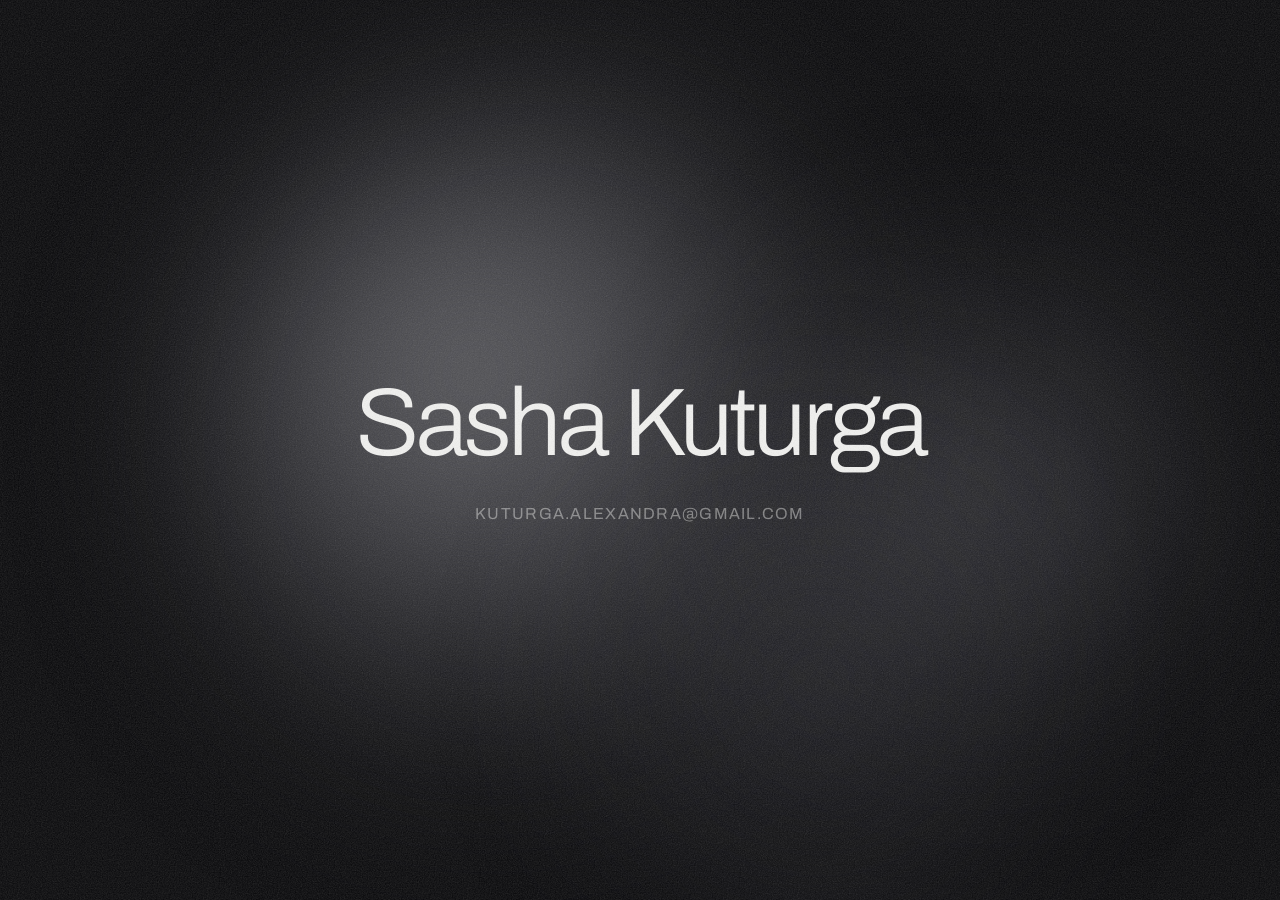
<file: index.html>
<!DOCTYPE html>
<html lang="en">
<head>
<!-- Google tag (gtag.js) -->
<script async src="https://www.googletagmanager.com/gtag/js?id=G-D7J4VGMDDP"></script>
<script>
  window.dataLayer = window.dataLayer || [];
  function gtag(){dataLayer.push(arguments);}
  gtag('js', new Date());
  gtag('config', 'G-D7J4VGMDDP');
</script>

<meta charset="utf-8">
<meta name="viewport" content="width=device-width, initial-scale=1">
<title>Sasha Kuturga</title>
<link rel="icon" type="image/png" href="/favicon.png">
<link rel="preconnect" href="https://fonts.googleapis.com">
<link rel="preconnect" href="https://fonts.gstatic.com" crossorigin>
<link href="https://fonts.googleapis.com/css2?family=Archivo:wght@300;400;500&display=swap" rel="stylesheet">
<style>
*{margin:0;padding:0;box-sizing:border-box}
html,body{height:100%;overflow:hidden}
body{
  background:#08080A;
  font-family:'Archivo','Helvetica Neue',Helvetica,Arial,sans-serif;
  -webkit-font-smoothing:antialiased;
  color:#F2F2F0;
  display:flex;
  align-items:center;
  justify-content:center;
}

/* grain */
body::after{
  content:'';position:fixed;inset:0;z-index:10;pointer-events:none;opacity:.17;
  background-image:url("data:image/svg+xml,%3Csvg xmlns='http://www.w3.org/2000/svg' width='260' height='260'%3E%3Cfilter id='n'%3E%3CfeTurbulence type='fractalNoise' baseFrequency='.82' numOctaves='4' stitchTiles='stitch'/%3E%3CfeColorMatrix type='saturate' values='0'/%3E%3C/filter%3E%3Crect width='100%25' height='100%25' filter='url(%23n)'/%3E%3C/svg%3E");
}

/* moving gradient field */
.field{position:fixed;inset:0;z-index:0;overflow:hidden}
.orb{position:absolute;border-radius:50%;filter:blur(90px);will-change:transform}
.o1{
  width:55vmax;height:55vmax;
  left:15%;top:10%;
  background:radial-gradient(circle at 40% 40%,#D4D4D8 0%,#71717A 30%,#27272A 58%,transparent 72%);
  opacity:.5;
  animation:float1 28s ease-in-out infinite;
}
.o2{
  width:40vmax;height:40vmax;
  right:5%;bottom:15%;
  background:radial-gradient(circle at 55% 45%,#A1A1AA 0%,#3F3F46 40%,transparent 68%);
  opacity:.35;
  animation:float2 36s ease-in-out infinite;
}
.o3{
  width:48vmax;height:48vmax;
  left:40%;bottom:-10%;
  background:radial-gradient(circle at 50% 50%,#52525B 0%,transparent 65%);
  opacity:.4;
  animation:float3 42s ease-in-out infinite;
}
@keyframes float1{
  0%,100%{transform:translate(0,0) scale(1)}
  33%{transform:translate(6%,-8%) scale(1.06)}
  66%{transform:translate(-4%,5%) scale(.95)}
}
@keyframes float2{
  0%,100%{transform:translate(0,0) scale(1)}
  40%{transform:translate(-8%,6%) scale(1.08)}
  70%{transform:translate(5%,-3%) scale(.94)}
}
@keyframes float3{
  0%,100%{transform:translate(0,0) scale(1)}
  50%{transform:translate(7%,-6%) scale(1.05)}
}

/* content */
.center{position:relative;z-index:5;text-align:center;padding:20px}
.name{
  font-weight:300;
  font-size:clamp(38px,8vw,96px);
  letter-spacing:-.04em;
  line-height:.95;
  user-select:none;
}
.contact{
  margin-top:clamp(24px,4vh,48px);
}
.contact a{
  font-family:'Archivo',sans-serif;
  font-weight:400;
  font-size:clamp(13px,1.4vw,16px);
  letter-spacing:.08em;
  text-transform:uppercase;
  color:rgba(242,242,240,.45);
  text-decoration:none;
  transition:color .4s;
}
.contact a:hover,.contact a:focus-visible{color:rgba(242,242,240,.9)}

:focus-visible{outline:1px solid rgba(255,255,255,.6);outline-offset:4px}
@media(prefers-reduced-motion:reduce){*{animation:none!important}}
</style>
</head>
<body>

<div class="field" aria-hidden="true">
  <div class="orb o1"></div>
  <div class="orb o2"></div>
  <div class="orb o3"></div>
</div>

<div class="center">
  <h1 class="name">Sasha Kuturga</h1>
  <div class="contact">
    <a href="mailto:kuturga.alexandra@gmail.com">kuturga.alexandra@gmail.com</a>
  </div>
</div>

</body>
</html>
</file>
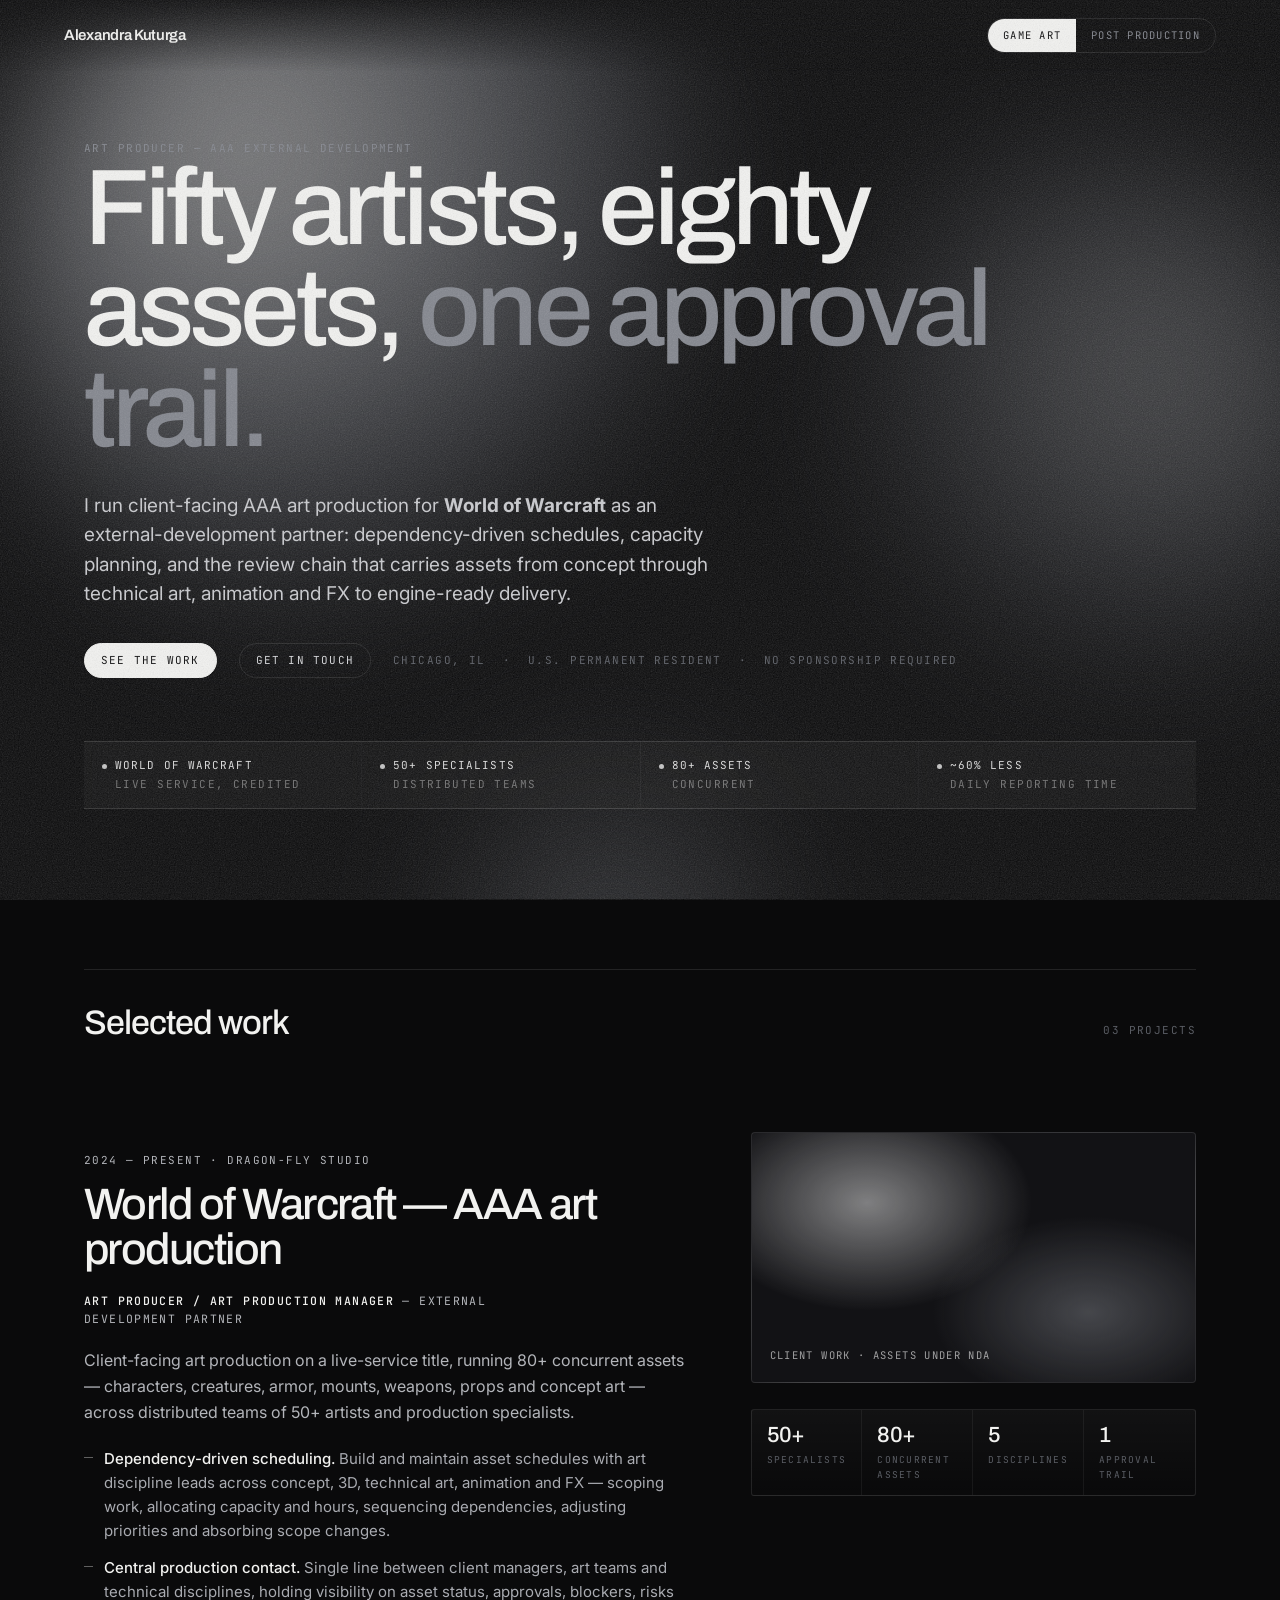
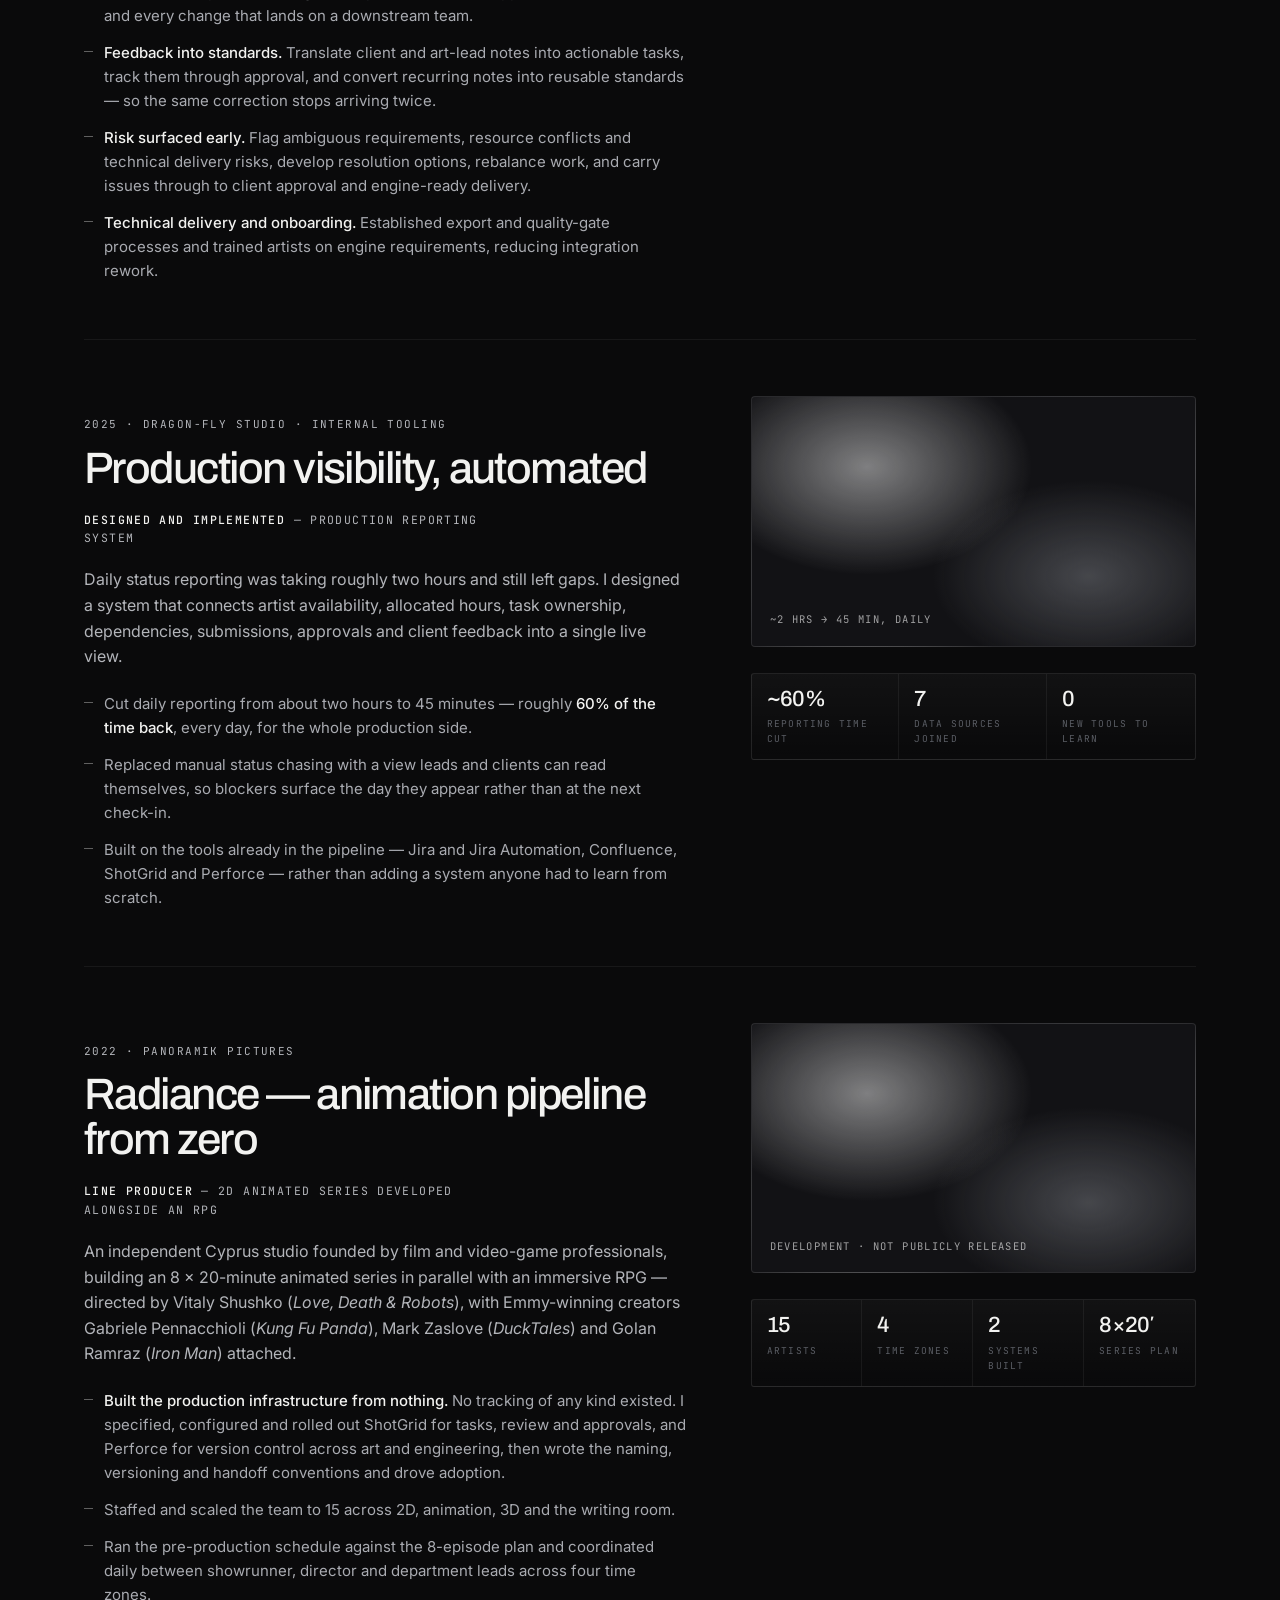
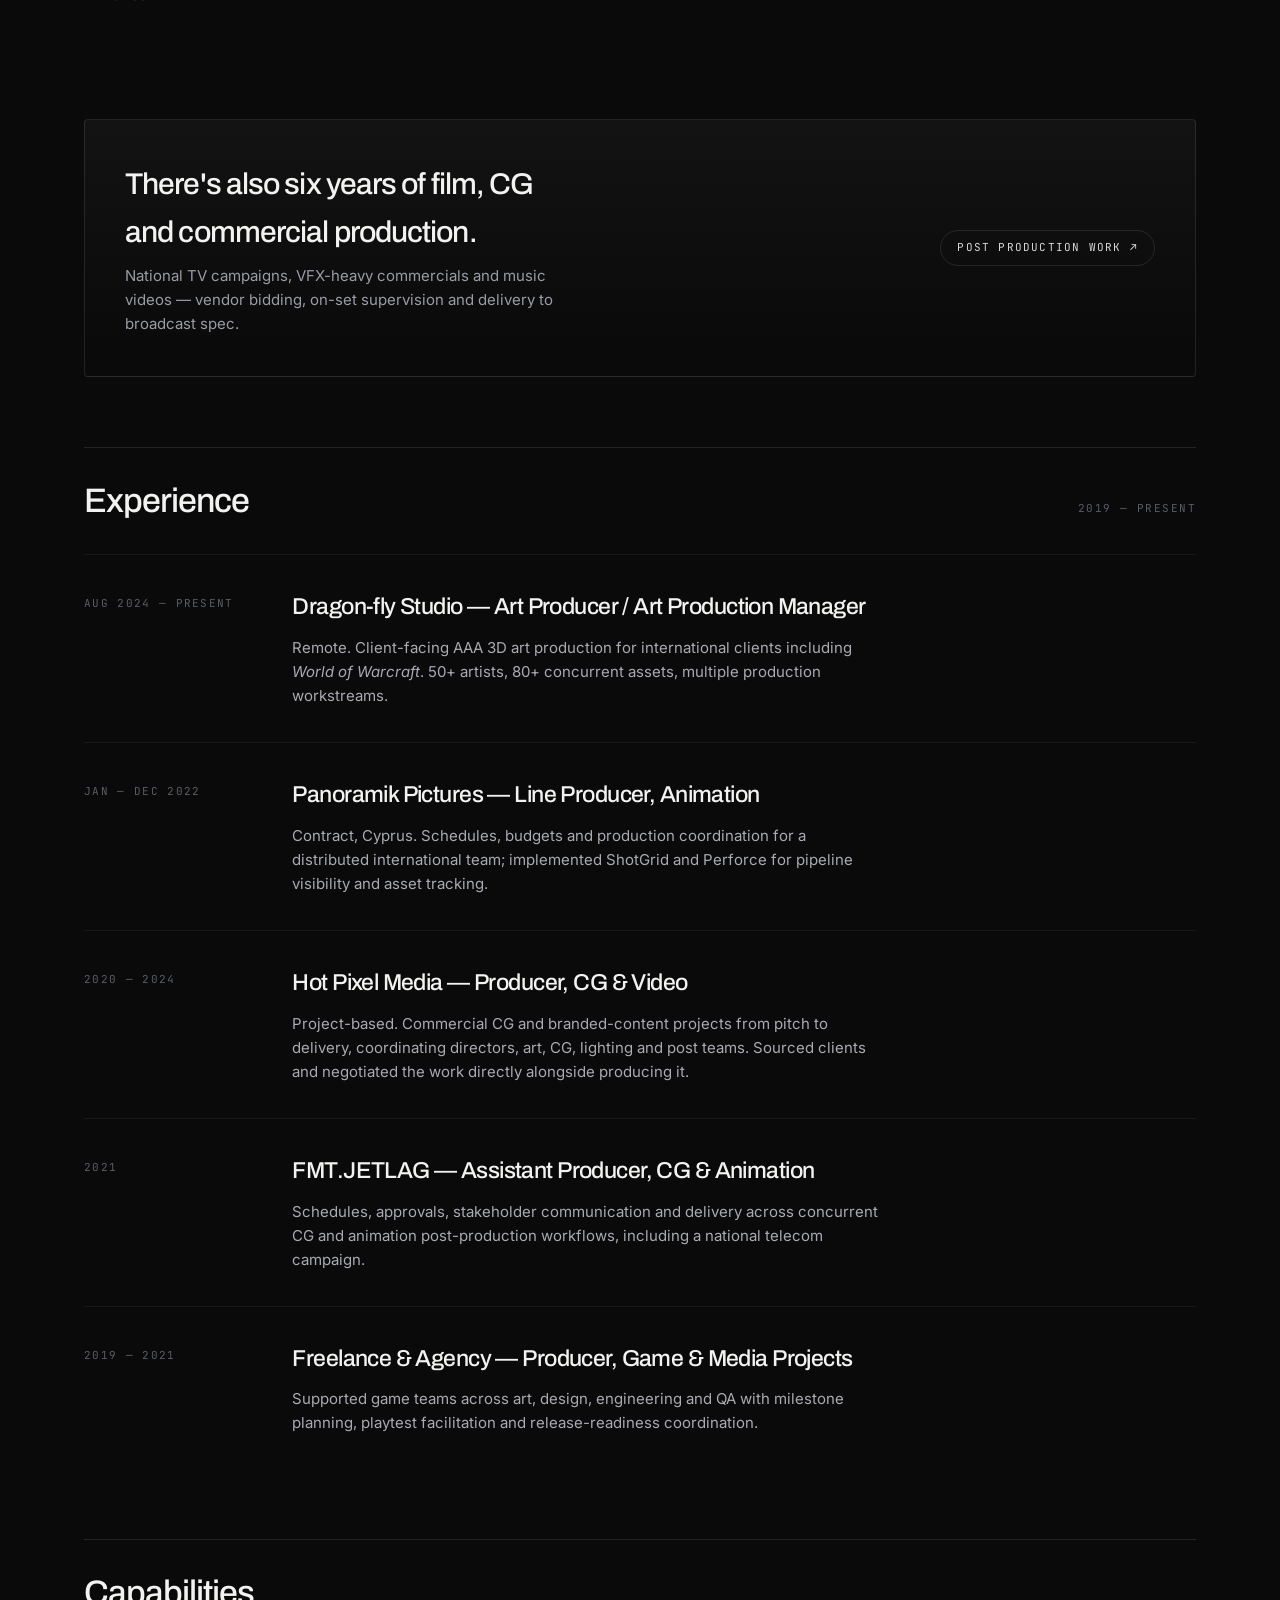
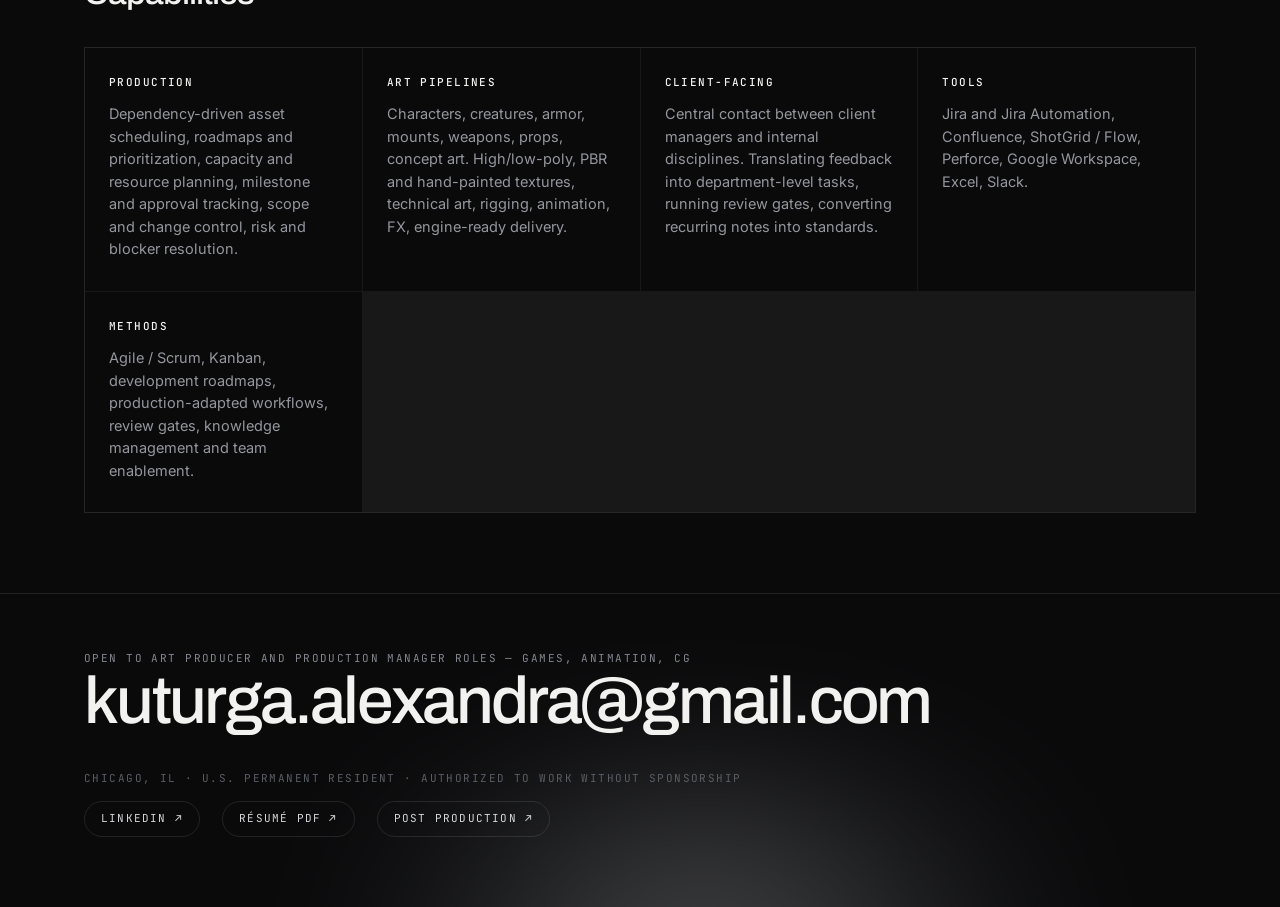
<file: art-producer/index.html>
<!DOCTYPE html>
<html lang="en">
<head>
<meta charset="utf-8">
<meta name="viewport" content="width=device-width, initial-scale=1">
<title>Alexandra Kuturga — Art Producer, AAA game art</title>
<link rel="preconnect" href="https://fonts.googleapis.com">
<link rel="preconnect" href="https://fonts.gstatic.com" crossorigin>
<link href="https://fonts.googleapis.com/css2?family=Archivo:wght@400;500;600&family=Inter:wght@400;500&family=JetBrains+Mono:wght@400;500&display=swap" rel="stylesheet">
<link rel="stylesheet" href="../style.css">
</head>
<body>

<nav>
  <span class="mark">Alexandra&nbsp;Kuturga</span>
  <div class="switch">
    <a href="./" aria-current="page">Game art</a>
    <a href="../producer/">Post production</a>
  </div>
</nav>

<!-- ============ HERO ============ -->
<header class="hero">
  <div class="field" aria-hidden="true">
    <div class="blob b1"></div><div class="blob b2"></div><div class="blob b3"></div>
  </div>

  <div class="wrap">
    <p class="eyebrow">Art Producer — AAA external development</p>
    <h1>Fifty artists, eighty assets, <em>one approval trail.</em></h1>
    <p class="lede">I run client-facing AAA art production for <strong>World&nbsp;of&nbsp;Warcraft</strong> as an external-development partner: dependency-driven schedules, capacity planning, and the review chain that carries assets from concept through technical art, animation and FX to engine-ready delivery.</p>
    <div class="meta">
      <a class="pill solid" href="#work">See the work</a>
      <a class="pill" href="#contact">Get in touch</a>
      <span class="data">Chicago, IL &nbsp;·&nbsp; U.S. Permanent Resident &nbsp;·&nbsp; No sponsorship required</span>
    </div>

    <div class="hmetrics">
      <div class="hm"><span class="tick"></span><span class="val">World of Warcraft<span>Live service, credited</span></span></div>
      <div class="hm"><span class="tick"></span><span class="val">50+ specialists<span>Distributed teams</span></span></div>
      <div class="hm"><span class="tick"></span><span class="val">80+ assets<span>Concurrent</span></span></div>
      <div class="hm"><span class="tick"></span><span class="val">~60% less<span>Daily reporting time</span></span></div>
    </div>
  </div>
</header>

<!-- ============ WORK ============ -->
<section id="work">
  <div class="wrap">
    <div class="sechead"><h2>Selected work</h2><span class="data">03 projects</span></div>

    <!-- WOW -->
    <article class="case rv">
      <div class="caserow">
        <div>
          <p class="eyebrow">2024 — present · Dragon-fly Studio</p>
          <h3>World of Warcraft — AAA art production</h3>
          <p class="role"><b>Art Producer / Art Production Manager</b> — external development partner</p>
          <p>Client-facing art production on a live-service title, running 80+ concurrent assets — characters, creatures, armor, mounts, weapons, props and concept art — across distributed teams of 50+ artists and production specialists.</p>
          <ul>
            <li><strong>Dependency-driven scheduling.</strong> Build and maintain asset schedules with art discipline leads across concept, 3D, technical art, animation and FX — scoping work, allocating capacity and hours, sequencing dependencies, adjusting priorities and absorbing scope changes.</li>
            <li><strong>Central production contact.</strong> Single line between client managers, art teams and technical disciplines, holding visibility on asset status, approvals, blockers, risks and every change that lands on a downstream team.</li>
            <li><strong>Feedback into standards.</strong> Translate client and art-lead notes into actionable tasks, track them through approval, and convert recurring notes into reusable standards — so the same correction stops arriving twice.</li>
            <li><strong>Risk surfaced early.</strong> Flag ambiguous requirements, resource conflicts and technical delivery risks, develop resolution options, rebalance work, and carry issues through to client approval and engine-ready delivery.</li>
            <li><strong>Technical delivery and onboarding.</strong> Established export and quality-gate processes and trained artists on engine requirements, reducing integration rework.</li>
          </ul>
        </div>
        <div>
          <div class="media blank"><span class="txt">Client work · assets under NDA</span></div>
          <div class="strip">
            <div class="cell"><div class="n">50+</div><div class="k">Specialists</div></div>
            <div class="cell"><div class="n">80+</div><div class="k">Concurrent assets</div></div>
            <div class="cell"><div class="n">5</div><div class="k">Disciplines</div></div>
            <div class="cell"><div class="n">1</div><div class="k">Approval trail</div></div>
          </div>
        </div>
      </div>
    </article>

    <!-- AUTOMATION -->
    <article class="case rv">
      <div class="caserow">
        <div>
          <p class="eyebrow">2025 · Dragon-fly Studio · internal tooling</p>
          <h3>Production visibility, automated</h3>
          <p class="role"><b>Designed and implemented</b> — production reporting system</p>
          <p>Daily status reporting was taking roughly two hours and still left gaps. I designed a system that connects artist availability, allocated hours, task ownership, dependencies, submissions, approvals and client feedback into a single live view.</p>
          <ul>
            <li>Cut daily reporting from about two hours to 45 minutes — roughly <strong>60% of the time back</strong>, every day, for the whole production side.</li>
            <li>Replaced manual status chasing with a view leads and clients can read themselves, so blockers surface the day they appear rather than at the next check-in.</li>
            <li>Built on the tools already in the pipeline — Jira and Jira Automation, Confluence, ShotGrid and Perforce — rather than adding a system anyone had to learn from scratch.</li>
          </ul>
        </div>
        <div>
          <div class="media blank"><span class="txt">~2 hrs → 45 min, daily</span></div>
          <div class="strip">
            <div class="cell"><div class="n">~60%</div><div class="k">Reporting time cut</div></div>
            <div class="cell"><div class="n">7</div><div class="k">Data sources joined</div></div>
            <div class="cell"><div class="n">0</div><div class="k">New tools to learn</div></div>
          </div>
        </div>
      </div>
    </article>

    <!-- RADIANCE -->
    <article class="case rv">
      <div class="caserow">
        <div>
          <p class="eyebrow">2022 · Panoramik Pictures</p>
          <h3>Radiance — animation pipeline from zero</h3>
          <p class="role"><b>Line Producer</b> — 2D animated series developed alongside an RPG</p>
          <p>An independent Cyprus studio founded by film and video-game professionals, building an 8 × 20-minute animated series in parallel with an immersive RPG — directed by Vitaly Shushko (<em>Love, Death &amp; Robots</em>), with Emmy-winning creators Gabriele Pennacchioli (<em>Kung Fu Panda</em>), Mark Zaslove (<em>DuckTales</em>) and Golan Ramraz (<em>Iron Man</em>) attached.</p>
          <ul>
            <li><strong>Built the production infrastructure from nothing.</strong> No tracking of any kind existed. I specified, configured and rolled out ShotGrid for tasks, review and approvals, and Perforce for version control across art and engineering, then wrote the naming, versioning and handoff conventions and drove adoption.</li>
            <li>Staffed and scaled the team to 15 across 2D, animation, 3D and the writing room.</li>
            <li>Ran the pre-production schedule against the 8-episode plan and coordinated daily between showrunner, director and department leads across four time zones.</li>
          </ul>
        </div>
        <div>
          <div class="media blank"><span class="txt">Development · not publicly released</span></div>
          <div class="strip">
            <div class="cell"><div class="n">15</div><div class="k">Artists</div></div>
            <div class="cell"><div class="n">4</div><div class="k">Time zones</div></div>
            <div class="cell"><div class="n">2</div><div class="k">Systems built</div></div>
            <div class="cell"><div class="n">8&times;20&prime;</div><div class="k">Series plan</div></div>
          </div>
        </div>
      </div>
    </article>

    <div class="callout rv">
      <div>
        <h3>There's also six years of film, CG and commercial production.</h3>
        <p>National TV campaigns, VFX-heavy commercials and music videos — vendor bidding, on-set supervision and delivery to broadcast spec.</p>
      </div>
      <a class="pill" href="../producer/">Post production work ↗</a>
    </div>
  </div>
</section>

<!-- ============ EXPERIENCE ============ -->
<section id="experience">
  <div class="wrap">
    <div class="sechead"><h2>Experience</h2><span class="data">2019 — present</span></div>

    <div class="job rv">
      <div class="years">Aug 2024 — present</div>
      <div>
        <h3>Dragon-fly Studio — Art Producer / Art Production Manager</h3>
        <p>Remote. Client-facing AAA 3D art production for international clients including <em>World of Warcraft</em>. 50+ artists, 80+ concurrent assets, multiple production workstreams.</p>
      </div>
    </div>

    <div class="job rv">
      <div class="years">Jan — Dec 2022</div>
      <div>
        <h3>Panoramik Pictures — Line Producer, Animation</h3>
        <p>Contract, Cyprus. Schedules, budgets and production coordination for a distributed international team; implemented ShotGrid and Perforce for pipeline visibility and asset tracking.</p>
      </div>
    </div>

    <div class="job rv">
      <div class="years">2020 — 2024</div>
      <div>
        <h3>Hot Pixel Media — Producer, CG &amp; Video</h3>
        <p>Project-based. Commercial CG and branded-content projects from pitch to delivery, coordinating directors, art, CG, lighting and post teams. Sourced clients and negotiated the work directly alongside producing it.</p>
      </div>
    </div>

    <div class="job rv">
      <div class="years">2021</div>
      <div>
        <h3>FMT.JETLAG — Assistant Producer, CG &amp; Animation</h3>
        <p>Schedules, approvals, stakeholder communication and delivery across concurrent CG and animation post-production workflows, including a national telecom campaign.</p>
      </div>
    </div>

    <div class="job rv">
      <div class="years">2019 — 2021</div>
      <div>
        <h3>Freelance &amp; Agency — Producer, Game &amp; Media Projects</h3>
        <p>Supported game teams across art, design, engineering and QA with milestone planning, playtest facilitation and release-readiness coordination.</p>
      </div>
    </div>
  </div>
</section>

<!-- ============ CAPABILITIES ============ -->
<section id="capabilities">
  <div class="wrap">
    <div class="sechead"><h2>Capabilities</h2></div>
    <div class="caps rv">
      <div class="cap"><h4>Production</h4><p>Dependency-driven asset scheduling, roadmaps and prioritization, capacity and resource planning, milestone and approval tracking, scope and change control, risk and blocker resolution.</p></div>
      <div class="cap"><h4>Art pipelines</h4><p>Characters, creatures, armor, mounts, weapons, props, concept art. High/low-poly, PBR and hand-painted textures, technical art, rigging, animation, FX, engine-ready delivery.</p></div>
      <div class="cap"><h4>Client-facing</h4><p>Central contact between client managers and internal disciplines. Translating feedback into department-level tasks, running review gates, converting recurring notes into standards.</p></div>
      <div class="cap"><h4>Tools</h4><p>Jira and Jira Automation, Confluence, ShotGrid / Flow, Perforce, Google Workspace, Excel, Slack.</p></div>
      <div class="cap"><h4>Methods</h4><p>Agile / Scrum, Kanban, development roadmaps, production-adapted workflows, review gates, knowledge management and team enablement.</p></div>
    </div>
  </div>
</section>

<!-- ============ CONTACT ============ -->
<footer id="contact">
  <div class="fblob" aria-hidden="true"></div>
  <div class="wrap">
    <p class="eyebrow">Open to Art Producer and Production Manager roles — games, animation, CG</p>
    <a class="fmail" href="mailto:kuturga.alexandra@gmail.com">kuturga.alexandra@gmail.com</a>
    <div class="frow">
      <span class="data">Chicago, IL · U.S. Permanent Resident · Authorized to work without sponsorship</span>
      <div class="meta" style="margin-top:0">
        <a class="pill" href="https://linkedin.com/in/alexandra-kuturga" target="_blank" rel="noopener">LinkedIn ↗</a>
        <a class="pill" href="#">Résumé PDF ↗</a>
        <a class="pill" href="../producer/">Post production ↗</a>
      </div>
    </div>
  </div>
</footer>

<script>
const io=new IntersectionObserver((es)=>{
  es.forEach(e=>{if(e.isIntersecting){e.target.classList.add('in');io.unobserve(e.target)}})
},{threshold:.08,rootMargin:'0px 0px -6% 0px'});
document.querySelectorAll('.rv').forEach(el=>io.observe(el));
</script>
</body>
</html>
</file>
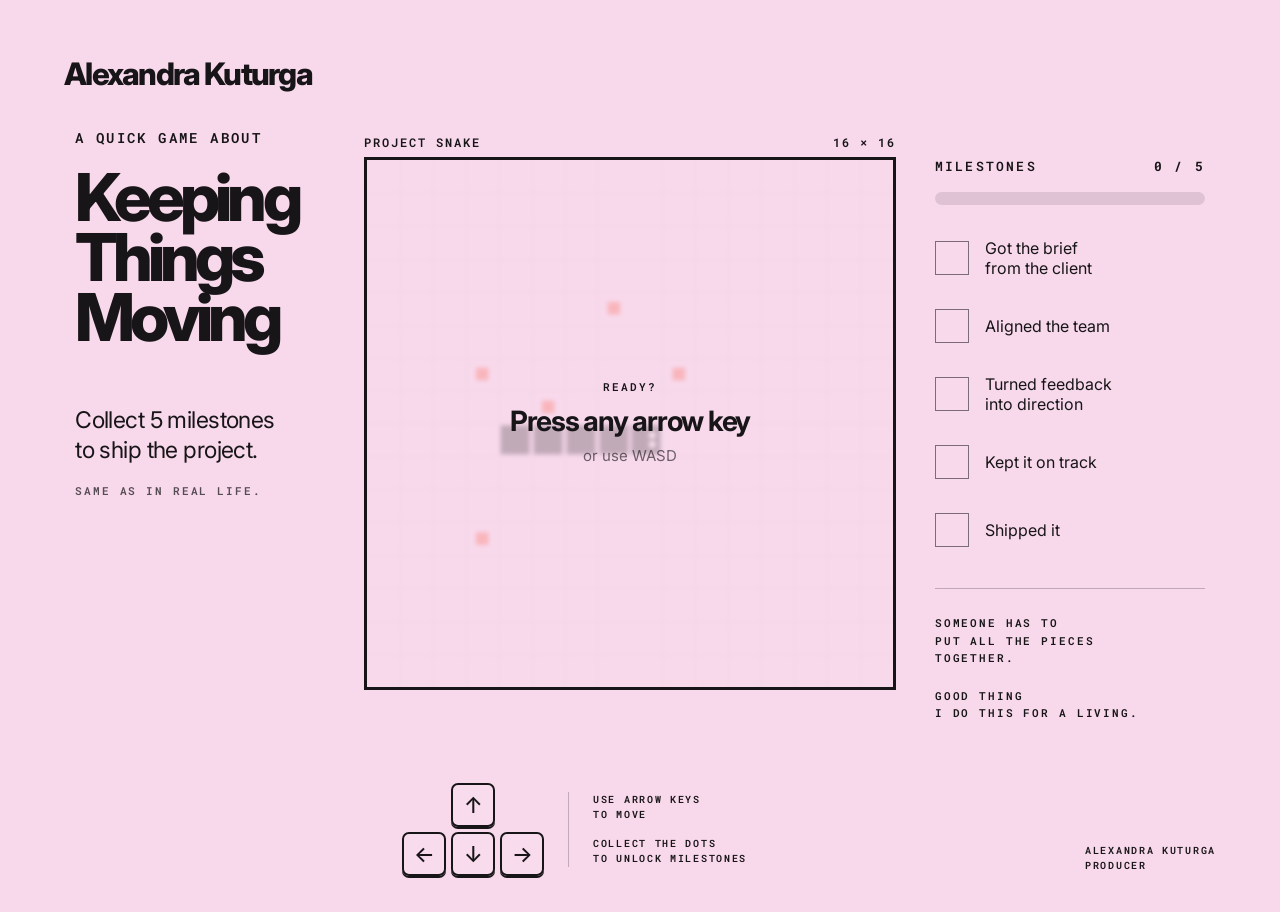
<file: columnfivegame/index.html>
<!doctype html>
<html lang="en">
<head>
<!-- Google tag (gtag.js) -->
<script async src="https://www.googletagmanager.com/gtag/js?id=G-RDZ4GXNPBD"></script>
<script>
  window.dataLayer = window.dataLayer || [];
  function gtag(){dataLayer.push(arguments);}
  gtag('js', new Date());
  gtag('config', 'G-RDZ4GXNPBD');
</script>

  <meta charset="utf-8" />
  <meta name="viewport" content="width=device-width, initial-scale=1" />
  <title>Keeping Things Moving — Alexandra Kuturga</title>
  <meta name="description" content="A tiny producer game by Alexandra Kuturga." />
  <link rel="stylesheet" href="styles.css" />
</head>
<body>
  <main class="stage">
    <header class="topbar">
      <a class="brand" href="#" aria-label="Alexandra Kuturga home">Alexandra Kuturga</a>
    </header>

    <section class="layout" aria-label="Producer Snake mini game">
      <aside class="intro">
        <p class="eyebrow">A QUICK GAME ABOUT</p>
        <h1>Keeping<br />Things<br />Moving</h1>
        <div class="intro-copy">
          <p>Collect 5 milestones<br />to ship the project.</p>
          <p class="micro">SAME AS IN REAL LIFE.</p>
        </div>
      </aside>

      <section class="game-column">
        <div class="game-meta">
          <span>PROJECT SNAKE</span>
          <span>16 × 16</span>
        </div>

        <div class="game-shell" id="gameShell">
          <canvas id="gameCanvas" width="640" height="640" aria-label="Snake game board"></canvas>

          <div class="start-overlay" id="startOverlay">
            <div>
              <p class="overlay-kicker">READY?</p>
              <p class="overlay-title">Press any arrow key</p>
              <p class="overlay-sub">or use WASD</p>
            </div>
          </div>

          <div class="achievement-toast" id="achievementToast" role="status" aria-live="polite">
            <span class="toast-index">01 / 05</span>
            <strong>Got the brief from the client</strong>
          </div>
        </div>
      </section>

      <aside class="milestones">
        <div class="milestone-head">
          <span>MILESTONES</span>
          <strong id="scoreText">0 / 5</strong>
        </div>

        <div class="progress-track" aria-hidden="true">
          <div class="progress-fill" id="progressFill"></div>
        </div>

        <ol class="milestone-list" id="milestoneList">
          <li><span class="check"></span><span>Got the brief<br />from the client</span></li>
          <li><span class="check"></span><span>Aligned the team</span></li>
          <li><span class="check"></span><span>Turned feedback<br />into direction</span></li>
          <li><span class="check"></span><span>Kept it on track</span></li>
          <li><span class="check"></span><span>Shipped it</span></li>
        </ol>

        <div class="producer-copy">
          <p>SOMEONE HAS TO<br />PUT ALL THE PIECES<br />TOGETHER.</p>
          <p>GOOD THING<br />I DO THIS FOR A LIVING.</p>
        </div>
      </aside>
    </section>

    <footer class="footer">
      <div class="controls" aria-label="Keyboard controls">
        <div class="keypad" aria-hidden="true">
          <span></span><kbd>↑</kbd><span></span>
          <kbd>←</kbd><kbd>↓</kbd><kbd>→</kbd>
        </div>
        <div class="control-copy">
          <p>USE ARROW KEYS<br />TO MOVE</p>
          <p>COLLECT THE DOTS<br />TO UNLOCK MILESTONES</p>
        </div>
      </div>

      <div class="signature">
        <p>ALEXANDRA KUTURGA</p>
        <p>PRODUCER</p>
      </div>
    </footer>
  </main>

  <div class="modal-backdrop" id="modalBackdrop" hidden>
    <section class="modal" role="dialog" aria-modal="true" aria-labelledby="modalTitle">
      <button class="modal-close" id="modalClose" aria-label="Close dialog">×</button>
      <p class="modal-kicker" id="modalKicker">PROJECT STATUS</p>
      <h2 id="modalTitle">Still moving?</h2>
      <p class="modal-copy" id="modalCopy">
        Want another try? Sure. But why spend your time keeping every piece moving when you could hand it to a producer?
      </p>
      <div class="modal-actions">
        <button class="btn btn-dark" id="retryButton">Try again</button>
        <a class="btn btn-light" id="contactButton" href="#">Contact Alexandra</a>
      </div>
      <p class="contact-line" id="contactLine"></p>
    </section>
  </div>

  <script src="game.js"></script>
</body>
</html>
</file>
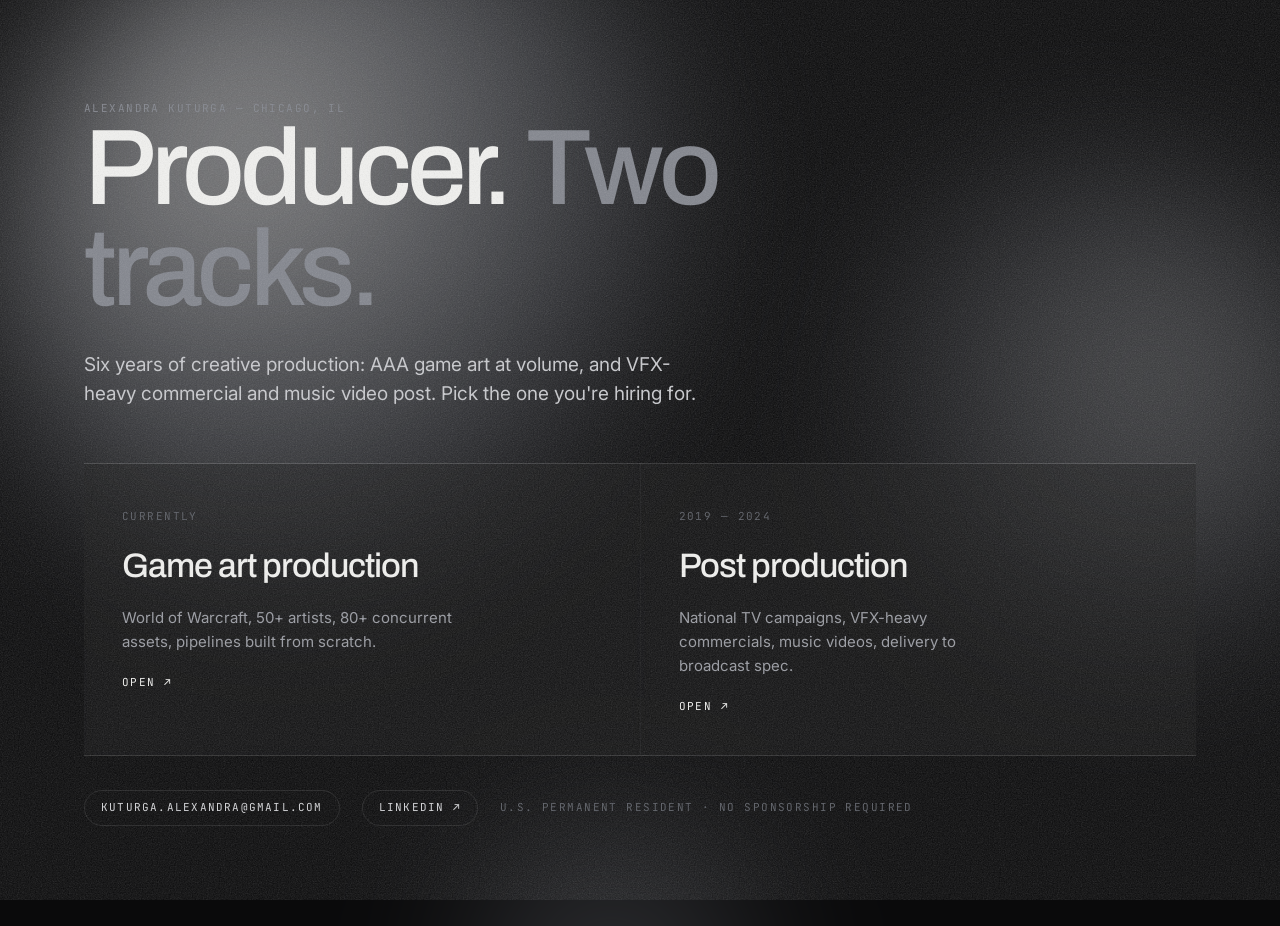
<file: cv/index.html>
<!DOCTYPE html>
<html lang="en">
<head>
<!-- Google tag (gtag.js) -->
<script async src="https://www.googletagmanager.com/gtag/js?id=G-K2DVH55RXG"></script>
<script>
  window.dataLayer = window.dataLayer || [];
  function gtag(){dataLayer.push(arguments);}
  gtag('js', new Date());
  gtag('config', 'G-K2DVH55RXG');
</script>

<meta charset="utf-8">
<meta name="viewport" content="width=device-width, initial-scale=1">
<title>Alexandra Kuturga — Producer</title>
<link rel="icon" type="image/png" href="/favicon.png">
<link rel="preconnect" href="https://fonts.googleapis.com">
<link rel="preconnect" href="https://fonts.gstatic.com" crossorigin>
<link href="https://fonts.googleapis.com/css2?family=Archivo:wght@400;500;600&family=Inter:wght@400;500&family=JetBrains+Mono:wght@400;500&display=swap" rel="stylesheet">
<link rel="stylesheet" href="style.css">
<style>
  .gate{min-height:100svh;display:flex;align-items:center;position:relative;overflow:hidden;padding-block:100px}
  .doors{margin-top:clamp(40px,6vh,72px);display:grid;grid-template-columns:1fr 1fr;gap:1px;background:var(--line-2);border-top:1px solid var(--line);border-bottom:1px solid var(--line)}
  .door{background:rgba(10,10,11,.4);backdrop-filter:blur(4px);padding:clamp(24px,3.4vw,38px);text-decoration:none;display:block;transition:background .3s}
  .door:hover,.door:focus-visible{background:rgba(255,255,255,.06)}
  .door h2{font-family:var(--display);font-weight:500;font-size:clamp(22px,3vw,34px);letter-spacing:-.03em;margin-top:12px}
  .door p{color:#9A9CA3;margin-top:12px;font-size:15px;max-width:38ch}
  .door .go{margin-top:20px;display:inline-block;font-family:var(--data);font-size:11px;letter-spacing:.13em;text-transform:uppercase;color:var(--ink)}
  @media (max-width:720px){.doors{grid-template-columns:1fr}}
</style>
</head>
<body>
<header class="gate">
  <div class="field" aria-hidden="true">
    <div class="blob b1"></div><div class="blob b2"></div><div class="blob b3"></div>
  </div>
  <div class="wrap" style="position:relative;z-index:2;width:100%">
    <p class="eyebrow">Alexandra Kuturga — Chicago, IL</p>
    <h1 style="max-width:13ch">Producer. <em>Two tracks.</em></h1>
    <p class="lede">Six years of creative production: AAA game art at volume, and VFX-heavy commercial and music video post. Pick the one you're hiring for.</p>

    <div class="doors">
      <a class="door" href="art-producer/">
        <span class="data">Currently</span>
        <h2>Game art production</h2>
        <p>World of Warcraft, 50+ artists, 80+ concurrent assets, pipelines built from scratch.</p>
        <span class="go">Open ↗</span>
      </a>
      <a class="door" href="producer/">
        <span class="data">2019 — 2024</span>
        <h2>Post production</h2>
        <p>National TV campaigns, VFX-heavy commercials, music videos, delivery to broadcast spec.</p>
        <span class="go">Open ↗</span>
      </a>
    </div>

    <div class="meta" style="margin-top:34px">
      <a class="pill" href="mailto:kuturga.alexandra@gmail.com">kuturga.alexandra@gmail.com</a>
      <a class="pill" href="https://linkedin.com/in/alexandra-kuturga" target="_blank" rel="noopener">LinkedIn ↗</a>
      <span class="data">U.S. Permanent Resident · No sponsorship required</span>
    </div>
  </div>
</header>
</body>
</html>
</file>
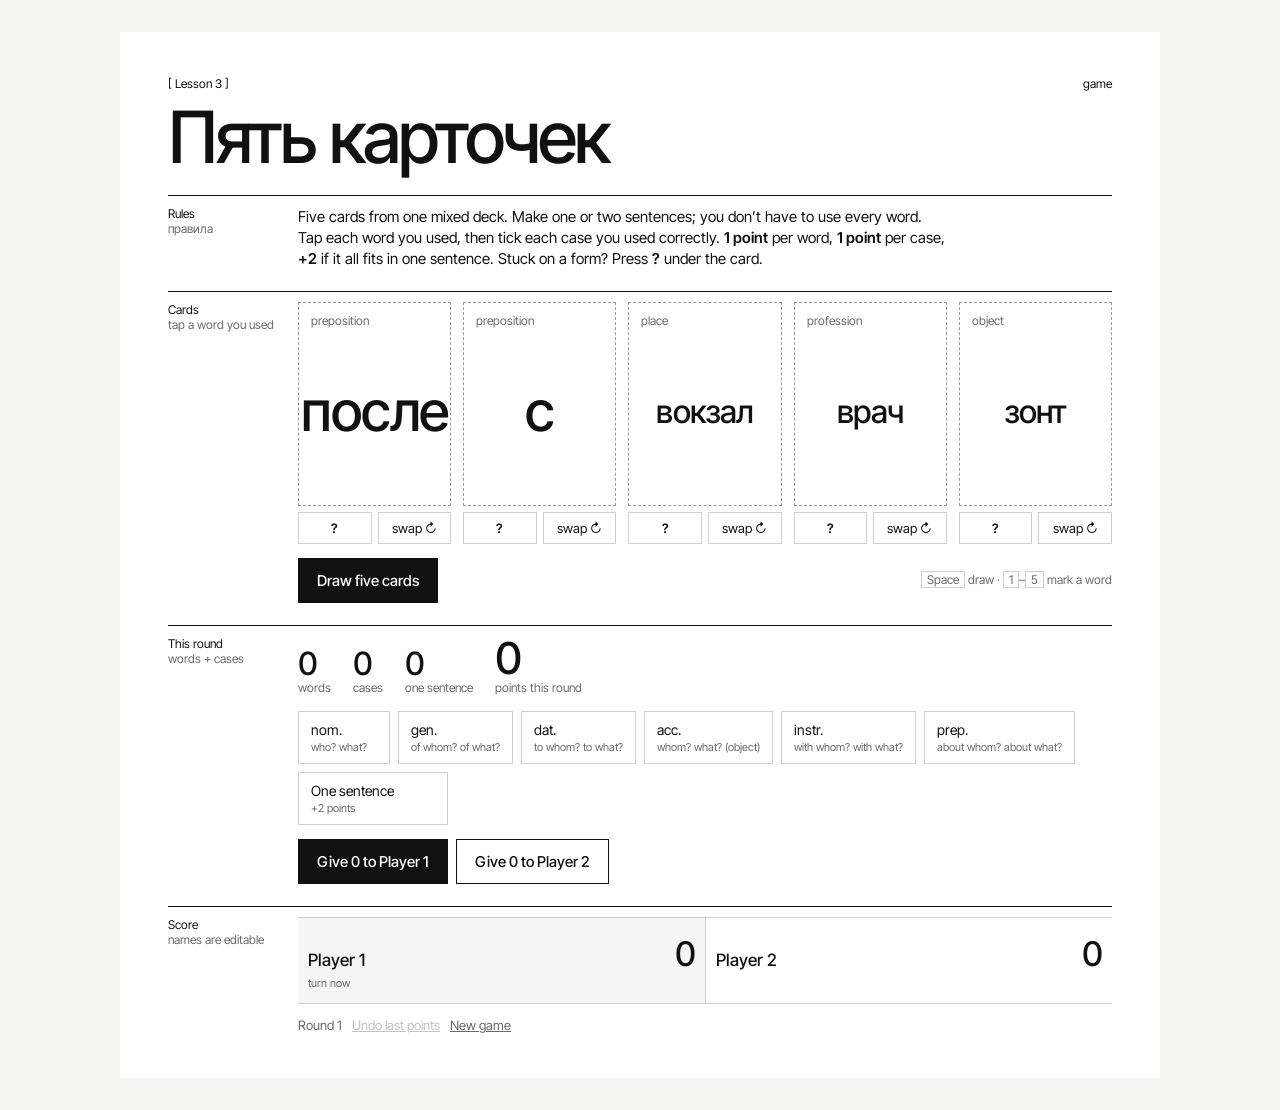
<file: russianlanguagegame/index.html>
<!doctype html>
<html lang="ru">
<head>
<meta charset="utf-8">
<meta name="viewport" content="width=device-width, initial-scale=1, viewport-fit=cover">
<title>Пять карточек</title>
<link rel="preconnect" href="https://fonts.googleapis.com">
<link rel="preconnect" href="https://fonts.gstatic.com" crossorigin>
<link href="https://fonts.googleapis.com/css2?family=Inter+Tight:wght@400;500;600;700&display=swap" rel="stylesheet">
<style>
/* Layout: the lesson handouts brought to screen — paper sheet, left label column, five dashed cut-out cards in a row */
:root {
  --paper: #ffffff;
  --desk: #f3f3f1;
  --ink: #111111;
  --grey: #6a6a6a;
  --rule: #cfcfcf;
  --fill: #f5f5f5;
  --dash: #9a9a9a;
  --on-ink: #ffffff;
  --scrim: rgba(17, 17, 17, .45);
  --font: "Inter Tight", "Helvetica Neue", Helvetica, Arial, sans-serif;
}
@media (prefers-color-scheme: dark) {
  :root:not([data-theme="light"]) {
    --paper: #18181a; --desk: #0f0f10; --ink: #f1f1ef; --grey: #9b9b9b;
    --rule: #3a3a3d; --fill: #242427; --dash: #6c6c70; --on-ink: #111111; --scrim: rgba(0, 0, 0, .6); color-scheme: dark;
  }
}
:root[data-theme="dark"] {
  --paper: #18181a; --desk: #0f0f10; --ink: #f1f1ef; --grey: #9b9b9b;
  --rule: #3a3a3d; --fill: #242427; --dash: #6c6c70; --on-ink: #111111; --scrim: rgba(0, 0, 0, .6); color-scheme: dark;
}
* { box-sizing: border-box; }
html, body { min-height: 100%; }
body {
  background: var(--desk); color: var(--ink); font-family: var(--font);
  font-size: 15px; line-height: 1.4; padding-inline: 16px; padding-block: 24px;
  -webkit-font-smoothing: antialiased;
}
.sheet {
  max-width: 1040px; margin: 0 auto; background: var(--paper);
  padding: clamp(20px, 4vw, 44px) clamp(16px, 4vw, 48px);
  display: flex; flex-direction: column; gap: 22px;
}
.topline { display: flex; justify-content: space-between; font-size: 12px; }
h1 {
  margin: 8px 0 0; font-size: clamp(44px, 8vw, 72px); line-height: 1;
  font-weight: 500; letter-spacing: -0.04em; text-wrap: balance;
}
.sec { display: flex; gap: 20px; border-top: 1px solid var(--ink); padding-top: 10px; }
.sec-label { width: 110px; flex-shrink: 0; font-size: 12px; line-height: 15px; }
.sec-label span { display: block; color: var(--grey); }
.sec-body { flex-grow: 1; min-width: 0; }
.rules { margin: 0; font-size: 15px; line-height: 21px; max-width: 72ch; }
.rules b { font-weight: 600; }

.cards { display: grid; grid-template-columns: repeat(5, minmax(0, 1fr)); gap: 12px; }
.slot { display: flex; flex-direction: column; gap: 6px; min-width: 0; }
.card {
  position: relative; aspect-ratio: 3 / 4; width: 100%; border: 1px dashed var(--dash);
  background: var(--paper); color: var(--ink); font: inherit; cursor: pointer;
  display: flex; align-items: center; justify-content: center; padding: 34px 8px 18px;
  transition: background .15s, color .15s, border-color .15s;
}
.card:hover { background: var(--fill); }
.card[aria-pressed="true"] { background: var(--ink); color: var(--on-ink); border: 1px solid var(--ink); }
.card[aria-pressed="true"] .lbl, .card[aria-pressed="true"] .used { color: var(--on-ink); opacity: .75; }
.card:focus-visible { outline: 2px solid var(--ink); outline-offset: 3px; }
.card .lbl { position: absolute; top: 10px; left: 12px; font-size: 12px; color: var(--grey); }
.card .used { position: absolute; bottom: 9px; left: 0; right: 0; text-align: center; font-size: 11px; color: var(--grey); }
.card .inner { display: flex; align-items: center; justify-content: center; width: 100%; height: 100%; }
.card .word { font-size: clamp(20px, 2.9vw, 32px); line-height: 1.1; font-weight: 500; letter-spacing: -0.02em; text-align: center; }
.card .word.long { font-size: clamp(17px, 2.3vw, 26px); }
.card .word.xlong { font-size: clamp(14px, 1.85vw, 21px); }
.card.prep .word { font-size: clamp(34px, 5vw, 56px); }
.card.flip .inner { animation: flip .38s ease both; }
@keyframes flip { 0% { transform: rotateY(90deg); opacity: 0; } 100% { transform: rotateY(0); opacity: 1; } }
.tools { display: grid; grid-template-columns: 1fr 1fr; gap: 6px; }
.tool {
  font: inherit; font-size: 13px; padding: 6px 0; cursor: pointer;
  border: 1px solid var(--rule); background: var(--paper); color: var(--ink);
}
.tool:hover { background: var(--fill); }
.tool:focus-visible { outline: 2px solid var(--ink); outline-offset: 2px; }
.tool b { font-weight: 600; }

.controls { display: flex; flex-wrap: wrap; gap: 10px; align-items: center; }
button.btn {
  font: inherit; font-size: 15px; font-weight: 500; padding: 11px 18px; cursor: pointer;
  border: 1px solid var(--ink); background: var(--paper); color: var(--ink);
}
button.btn.primary { background: var(--ink); color: var(--on-ink); }
button.btn:hover { background: var(--fill); }
button.btn.primary:hover { opacity: .88; background: var(--ink); }
button.btn:focus-visible, .chip:focus-visible { outline: 2px solid var(--ink); outline-offset: 2px; }
.hint { font-size: 12px; color: var(--grey); margin-left: auto; }
kbd { font: inherit; border: 1px solid var(--rule); padding: 0 5px; }

.score-grid { display: grid; grid-template-columns: repeat(3, auto) 1fr; gap: 4px 22px; align-items: end; margin-bottom: 14px; }
.sc-n { font-size: 32px; line-height: 1; font-weight: 500; letter-spacing: -0.03em; font-variant-numeric: tabular-nums; }
.sc-l { font-size: 12px; color: var(--grey); }
.sc-total .sc-n { font-size: 44px; }
.chips { display: flex; flex-wrap: wrap; gap: 8px; }
.chip {
  font: inherit; font-size: 14px; cursor: pointer; padding: 8px 12px; min-width: 92px;
  border: 1px solid var(--rule); background: var(--paper); color: var(--ink); text-align: left;
}
.chip small { display: block; font-size: 11px; color: var(--grey); }
.chip[aria-pressed="true"] { background: var(--ink); color: var(--on-ink); border-color: var(--ink); }
.chip[aria-pressed="true"] small { color: var(--on-ink); opacity: .7; }
.chip.bonus { min-width: 150px; }
.give { display: flex; flex-wrap: wrap; gap: 8px; margin-top: 14px; }

.players { display: grid; grid-template-columns: repeat(2, minmax(0, 1fr)); border-top: 1px solid var(--rule); }
.pl { display: flex; align-items: baseline; justify-content: space-between; gap: 10px; padding: 12px 10px; border-bottom: 1px solid var(--rule); }
.pl + .pl { border-left: 1px solid var(--rule); }
.pl.turn { background: var(--fill); }
.pl input {
  font: inherit; font-size: 17px; font-weight: 500; border: 0; border-bottom: 1px dashed transparent;
  background: transparent; color: var(--ink); width: 100%; min-width: 0; padding: 2px 0;
}
.pl input:hover, .pl input:focus { border-bottom-color: var(--dash); outline: none; }
.pl .score { font-size: 34px; font-weight: 500; letter-spacing: -0.03em; font-variant-numeric: tabular-nums; }
.pl .turn-tag { font-size: 11px; color: var(--grey); white-space: nowrap; }
.foot { display: flex; flex-wrap: wrap; gap: 10px; align-items: center; margin-top: 12px; font-size: 13px; color: var(--grey); }
.foot button { font: inherit; font-size: 13px; background: none; border: 0; color: var(--grey); text-decoration: underline; cursor: pointer; padding: 0; }
.foot button:hover { color: var(--ink); }
.foot button:disabled { opacity: .4; cursor: default; }
.foot .confirm { color: var(--ink); }

/* popup */
[hidden] { display: none !important; }
.scrim { position: fixed; inset: 0; background: var(--scrim); display: flex; align-items: center; justify-content: center; padding: 16px; z-index: 10; }
.pop {
  background: var(--paper); color: var(--ink); width: 100%; max-width: 460px; max-height: calc(100% - 32px); overflow: auto;
  padding: 22px 24px 24px; border: 1px solid var(--ink); position: relative;
}
.pop-top { display: flex; justify-content: space-between; align-items: baseline; font-size: 12px; color: var(--grey); }
.pop h2 { margin: 6px 0 14px; font-size: 40px; line-height: 1; font-weight: 500; letter-spacing: -0.03em; }
.pop .x { font: inherit; font-size: 14px; background: none; border: 1px solid var(--rule); color: var(--ink); cursor: pointer; padding: 4px 10px; }
.pop .x:hover { background: var(--fill); }
.ptab { width: 100%; border-collapse: collapse; border-top: 1px solid var(--ink); font-size: 15px; }
.ptab th, .ptab td { text-align: left; padding: 6px 8px; border-bottom: 1px solid var(--rule); vertical-align: top; }
.ptab th { font-weight: 500; width: 34%; }
.ptab th small { display: block; font-size: 11px; font-weight: 400; color: var(--grey); }
.ptab td b { font-weight: 700; }
.pnote { font-size: 13px; line-height: 18px; color: var(--grey); margin: 10px 0 0; }
.pnote b { color: var(--ink); font-weight: 600; }

@media (max-width: 760px) {
  .sec { flex-direction: column; gap: 8px; }
  .sec-label { width: auto; }
  .cards { grid-template-columns: repeat(2, minmax(0, 1fr)); }
  .card { aspect-ratio: 4 / 3; }
  .slot:last-child { grid-column: 1 / -1; }
  .slot:last-child .card { aspect-ratio: 8 / 3; }
  .card .word { font-size: 26px; }
  .card .word.long { font-size: 22px; }
  .card .word.xlong { font-size: 19px; }
  .hint { display: none; }
  .score-grid { grid-template-columns: repeat(3, auto); }
}
@media (prefers-reduced-motion: reduce) { .card.flip .inner { animation: none; } }
</style>
</head>
<body>


<main class="sheet">
  <header>
    <div class="topline"><span>[ Lesson 3 ]</span><span>game</span></div>
    <h1>Пять карточек</h1>
  </header>

  <section class="sec">
    <div class="sec-label">Rules<span>правила</span></div>
    <div class="sec-body">
      <p class="rules">Five cards from one mixed deck. Make one or two sentences; you don’t have to use every word. Tap each word you used, then tick each case you used correctly. <b>1 point</b> per word, <b>1 point</b> per case, <b>+2</b> if it all fits in one sentence. Stuck on a form? Press <b>?</b> under the card.</p>
    </div>
  </section>

  <section class="sec">
    <div class="sec-label">Cards<span>tap a word you used</span></div>
    <div class="sec-body" style="display:flex;flex-direction:column;gap:14px">
      <div class="cards" id="cards"></div>
      <div class="controls">
        <button class="btn primary" id="draw" type="button">Draw five cards</button>
        <span class="hint"><kbd>Space</kbd> draw · <kbd>1</kbd>–<kbd>5</kbd> mark a word</span>
      </div>
    </div>
  </section>

  <section class="sec">
    <div class="sec-label">This round<span>words + cases</span></div>
    <div class="sec-body">
      <div class="score-grid">
        <div><div class="sc-n" id="nWords">0</div><div class="sc-l">words</div></div>
        <div><div class="sc-n" id="nCases">0</div><div class="sc-l">cases</div></div>
        <div><div class="sc-n" id="nBonus">0</div><div class="sc-l">one sentence</div></div>
        <div class="sc-total"><div class="sc-n" id="pts">0</div><div class="sc-l">points this round</div></div>
      </div>
      <div class="chips" id="chips"></div>
      <div class="give" id="give"></div>
    </div>
  </section>

  <section class="sec">
    <div class="sec-label">Score<span>names are editable</span></div>
    <div class="sec-body">
      <div class="players" id="players"></div>
      <div class="foot">
        <span id="roundInfo">Round 1</span>
        <button type="button" id="undo">Undo last points</button>
        <button type="button" id="reset">New game</button>
        <span id="resetConfirm" hidden><span class="confirm">Reset the score?</span> <button type="button" id="resetYes">Yes, reset</button> <button type="button" id="resetNo">Cancel</button></span>
      </div>
    </div>
  </section>
</main>

<div class="scrim" id="scrim" hidden>
  <div class="pop" role="dialog" aria-modal="true" aria-labelledby="popWord" id="pop">
    <div class="pop-top"><span id="popKind">person</span><button class="x" id="popClose" type="button">Close</button></div>
    <h2 id="popWord"></h2>
    <div id="popBody"></div>
  </div>
</div>

<script>
// Nominative, genitive, dative, accusative, instrumental, prepositional (singular)
const W = {
  person: {
    "начальник": ["начальник","начальника","начальнику","начальника","начальником","о начальнике"],
    "сосед": ["сосед","соседа","соседу","соседа","соседом","о соседе"],
    "соседка": ["соседка","соседки","соседке","соседку","соседкой","о соседке"],
    "коллега": ["коллега","коллеги","коллеге","коллегу","коллегой","о коллеге"],
    "друг": ["друг","друга","другу","друга","другом","о друге"],
    "брат": ["брат","брата","брату","брата","братом","о брате"],
    "сестра": ["сестра","сестры","сестре","сестру","сестрой","о сестре"],
    "тётя": ["тётя","тёти","тёте","тётю","тётей","о тёте"],
    "бабушка": ["бабушка","бабушки","бабушке","бабушку","бабушкой","о бабушке"],
    "Андрей": ["Андрей","Андрея","Андрею","Андрея","Андреем","об Андрее"],
  },
  object: {
    "зонт": ["зонт","зонта","зонту","зонт","зонтом","о зонте"],
    "кактус": ["кактус","кактуса","кактусу","кактус","кактусом","о кактусе"],
    "будильник": ["будильник","будильника","будильнику","будильник","будильником","о будильнике"],
    "торт": ["торт","торта","торту","торт","тортом","о торте"],
    "книга": ["книга","книги","книге","книгу","книгой","о книге"],
    "шарф": ["шарф","шарфа","шарфу","шарф","шарфом","о шарфе"],
    "свечка": ["свечка","свечки","свечке","свечку","свечкой","о свечке"],
    "кофе": ["кофе","кофе","кофе","кофе","кофе","о кофе"],
    "велосипед": ["велосипед","велосипеда","велосипеду","велосипед","велосипедом","о велосипеде"],
    "ноутбук": ["ноутбук","ноутбука","ноутбуку","ноутбук","ноутбуком","о ноутбуке"],
    "телефон": ["телефон","телефона","телефону","телефон","телефоном","о телефоне"],
    "чемодан": ["чемодан","чемодана","чемодану","чемодан","чемоданом","о чемодане"],
    "паспорт": ["паспорт","паспорта","паспорту","паспорт","паспортом","о паспорте"],
    "ключ": ["ключ","ключа","ключу","ключ","ключом","о ключе"],
    "словарь": ["словарь","словаря","словарю","словарь","словарём","о словаре"],
    "тетрадь": ["тетрадь","тетради","тетради","тетрадь","тетрадью","о тетради"],
    "кресло": ["кресло","кресла","креслу","кресло","креслом","о кресле"],
    "платье": ["платье","платья","платью","платье","платьем","о платье"],
    "собака": ["собака","собаки","собаке","собаку","собакой","о собаке"],
    "кошка": ["кошка","кошки","кошке","кошку","кошкой","о кошке"],
  },
  place: {
    "школа": ["школа","школы","школе","школу","школой","о школе"],
    "деревня": ["деревня","деревни","деревне","деревню","деревней","о деревне"],
    "Италия": ["Италия","Италии","Италии","Италию","Италией","об Италии"],
    "ресторан": ["ресторан","ресторана","ресторану","ресторан","рестораном","о ресторане"],
    "парк": ["парк","парка","парку","парк","парком","о парке"],
    "музей": ["музей","музея","музею","музей","музеем","о музее"],
    "море": ["море","моря","морю","море","морем","о море"],
    "площадь": ["площадь","площади","площади","площадь","площадью","о площади"],
    "кафе": ["кафе","кафе","кафе","кафе","кафе","о кафе"],
    "вокзал": ["вокзал","вокзала","вокзалу","вокзал","вокзалом","о вокзале"],
  },
  profession: {
    "врач": ["врач","врача","врачу","врача","врачом","о враче"],
    "повар": ["повар","повара","повару","повара","поваром","о поваре"],
    "учитель": ["учитель","учителя","учителю","учителя","учителем","об учителе"],
    "программист": ["программист","программиста","программисту","программиста","программистом","о программисте"],
    "таксист": ["таксист","таксиста","таксисту","таксиста","таксистом","о таксисте"],
    "фотограф": ["фотограф","фотографа","фотографу","фотографа","фотографом","о фотографе"],
    "официант": ["официант","официанта","официанту","официанта","официантом","об официанте"],
    "актёр": ["актёр","актёра","актёру","актёра","актёром","об актёре"],
    "пилот": ["пилот","пилота","пилоту","пилота","пилотом","о пилоте"],
    "бухгалтер": ["бухгалтер","бухгалтера","бухгалтеру","бухгалтера","бухгалтером","о бухгалтере"],
  },
};
// where (в/на + prep.), where to (в/на + acc.), from where (из/с + gen.)
const PLACE_IN = {
  "школа": "в", "деревня": "в", "Италия": "в", "ресторан": "в", "парк": "в",
  "музей": "в", "море": "на", "площадь": "на", "кафе": "в", "вокзал": "на",
};
const PREPS = {
  "у": [["genitive", "at someone’s; has", "у брата, у бабушки"]],
  "без": [["genitive", "without", "без зонта, без кофе"]],
  "для": [["genitive", "for (someone)", "для сестры, для друга"]],
  "после": [["genitive", "after", "после школы, после концерта"]],
  "к": [["dative", "to (a person)", "к врачу, к бабушке"]],
  "с": [["instrumental", "with, together", "с другом, с собакой"], ["genitive", "from (на-places)", "с вокзала, с моря"]],
  "о": [["prepositional", "about", "о книге, об Андрее"]],
  "за": [["instrumental", "behind; to fetch", "за парком, за кофе"], ["accusative", "for (thanks, pay)", "спасибо за торт"]],
  "перед": [["instrumental", "in front of; before", "перед музеем, перед школой"]],
  "через": [["accusative", "through; in (time)", "через парк, через час"]],
};
const CASES = [
  ["nom.", "who? what?"], ["gen.", "of whom? of what?"], ["dat.", "to whom? to what?"],
  ["acc.", "whom? what? (object)"], ["instr.", "with whom? with what?"], ["prep.", "about whom? about what?"],
];
const ANIMATE = new Set(["person", "profession"]);

function shuffle(a) { a = a.slice(); for (let i = a.length - 1; i > 0; i--) { const j = Math.floor(Math.random() * (i + 1)); [a[i], a[j]] = [a[j], a[i]]; } return a; }
const ALL = Object.entries(W).flatMap(([key, o]) => Object.keys(o).map(w => ({ key, w })))
  .concat(Object.keys(PREPS).map(w => ({ key: "preposition", w })));
const N = 5;
const MAX_PREP = 2;

let S = {
  pile: [], hand: [], used: [false, false, false, false, false],
  cases: [false, false, false, false, false, false], bonus: false,
  players: [{ name: "Player 1", score: 0 }, { name: "Player 2", score: 0 }],
  turn: 0, round: 1, history: [],
};

// One mixed deck, no repeats until it runs out; at most two prepositions in a hand.
function take(others) {
  for (let t = 0; t < 300; t++) {
    if (!S.pile.length) S.pile = shuffle(ALL);
    const c = S.pile.pop();
    const preps = others.filter(o => o && o.key === "preposition").length;
    const clash = others.some(o => o && o.w === c.w) || (c.key === "preposition" && preps >= MAX_PREP);
    if (!clash) return c;
    S.pile.unshift(c);
  }
  return ALL.find(c => c.key !== "preposition" && !others.some(o => o && o.w === c.w));
}

function save() { try { localStorage.setItem("five-cards-v2", JSON.stringify(S)); } catch (e) {} }
function load() { try { const d = JSON.parse(localStorage.getItem("five-cards-v2") || "null"); if (d && d.players) S = Object.assign(S, d); } catch (e) {} }
function validHand() { return Array.isArray(S.hand) && S.hand.length === N && S.hand.every(c => c && c.key && c.w) && Array.isArray(S.used) && S.used.length === N; }

const $ = id => document.getElementById(id);
const esc = s => String(s).replace(/[&<>"]/g, ch => ({ "&": "&amp;", "<": "&lt;", ">": "&gt;", '"': "&quot;" }[ch]));

function renderCards(flipIdx) {
  const box = $("cards");
  box.innerHTML = "";
  S.hand.forEach((c, i) => {
    const w = c.w;
    const slot = document.createElement("div");
    slot.className = "slot";
    const b = document.createElement("button");
    b.type = "button";
    b.className = "card" + (c.key === "preposition" ? " prep" : "") + (flipIdx && flipIdx.includes(i) ? " flip" : "");
    b.setAttribute("aria-pressed", S.used[i] ? "true" : "false");
    b.setAttribute("aria-label", c.key + ": " + w + (S.used[i] ? ", used" : ", tap if you used it"));
    const long = w.length > 10 ? " xlong" : (w.length > 7 ? " long" : "");
    b.innerHTML = `<span class="lbl">${c.key}</span><span class="inner" style="animation-delay:${flipIdx && flipIdx.length > 1 ? i * 70 : 0}ms"><span class="word${long}">${esc(w)}</span></span><span class="used">${S.used[i] ? "used ✓" : ""}</span>`;
    b.addEventListener("click", () => toggleUsed(i));
    const tools = document.createElement("div");
    tools.className = "tools";
    tools.innerHTML = `<button type="button" class="tool" aria-label="Forms of ${esc(w)}"><b>?</b></button><button type="button" class="tool" aria-label="Swap ${esc(w)}">swap ↻</button>`;
    tools.children[0].addEventListener("click", () => openPop(c));
    tools.children[1].addEventListener("click", () => swap(i));
    slot.append(b, tools);
    box.appendChild(slot);
  });
}

function boldEnding(form, stem) {
  const pre = form.startsWith("об ") ? "об " : form.startsWith("о ") ? "о " : "";
  const core = form.slice(pre.length);
  if (core.startsWith(stem) && core.length > stem.length) return esc(pre + stem) + "<b>" + esc(core.slice(stem.length)) + "</b>";
  return esc(form);
}
function commonStem(forms) {
  const cores = forms.map(f => f.replace(/^об? /, ""));
  let s = cores[0];
  for (const f of cores) { while (!f.startsWith(s)) s = s.slice(0, -1); }
  return s;
}

function openPop(c) {
  $("popKind").textContent = c.key;
  $("popWord").textContent = c.w;
  let html = "";
  if (c.key === "preposition") {
    html = `<table class="ptab"><tr><th>case</th><td><span style="color:var(--grey);font-size:12px">meaning · example</span></td></tr>` +
      PREPS[c.w].map(([cs, mean, ex]) => `<tr><th>+ ${cs}</th><td>${esc(mean)}<br><b>${esc(ex)}</b></td></tr>`).join("") + `</table>`;
    if (c.w === "о") html += `<p class="pnote">Before а, о, у, э, и: <b>об</b> — об Андрее, об Италии.</p>`;
  } else {
    const forms = W[c.key][c.w];
    const stem = commonStem(forms);
    html = `<table class="ptab">` + CASES.map(([cs, q], i) =>
      `<tr><th>${cs}<small>${q}</small></th><td>${c.w === "кофе" || c.w === "кафе" ? esc(forms[i]) : boldEnding(forms[i], stem)}</td></tr>`).join("") + `</table>`;
    if (c.w === "кофе" || c.w === "кафе") html += `<p class="pnote">Does not change: <b>${c.w}</b> is the same in every case.</p>`;
    else if (ANIMATE.has(c.key) && !/[ая]$/.test(c.w)) html += `<p class="pnote">A living masculine word: accusative = genitive. Я вижу <b>${esc(forms[3])}</b>.</p>`;
    if (c.key === "place") {
      const v = PLACE_IN[c.w], from = v === "на" ? "с" : "из";
      html += `<p class="pnote">where? <b>${v} ${esc(forms[5].replace(/^об? /, ""))}</b> · where to? <b>${v} ${esc(forms[3])}</b> · where from? <b>${from} ${esc(forms[1])}</b></p>`;
    }
  }
  $("popBody").innerHTML = html;
  $("scrim").hidden = false;
  $("popClose").focus();
}
function closePop() { $("scrim").hidden = true; }
$("popClose").addEventListener("click", closePop);
$("scrim").addEventListener("click", e => { if (e.target === $("scrim")) closePop(); });

function renderChips() {
  const box = $("chips");
  box.innerHTML = "";
  CASES.forEach(([c, q], i) => {
    const b = document.createElement("button");
    b.type = "button"; b.className = "chip";
    b.setAttribute("aria-pressed", S.cases[i] ? "true" : "false");
    b.innerHTML = `${c}<small>${q}</small>`;
    b.addEventListener("click", () => { S.cases[i] = !S.cases[i]; update(); });
    box.appendChild(b);
  });
  const bb = document.createElement("button");
  bb.type = "button"; bb.className = "chip bonus";
  bb.setAttribute("aria-pressed", S.bonus ? "true" : "false");
  bb.innerHTML = `One sentence<small>+2 points</small>`;
  bb.addEventListener("click", () => { S.bonus = !S.bonus; update(); });
  box.appendChild(bb);
}

const nWords = () => S.used.filter(Boolean).length;
const nCases = () => S.cases.filter(Boolean).length;
const points = () => nWords() + nCases() + (S.bonus ? 2 : 0);

function renderGive() {
  const box = $("give");
  box.innerHTML = "";
  S.players.forEach((p, i) => {
    const b = document.createElement("button");
    b.type = "button"; b.className = "btn" + (i === S.turn ? " primary" : "");
    b.textContent = "Give " + points() + " to " + (p.name || "Player " + (i + 1));
    b.addEventListener("click", () => award(i));
    box.appendChild(b);
  });
}

function renderPlayers() {
  const box = $("players");
  box.innerHTML = "";
  S.players.forEach((p, i) => {
    const d = document.createElement("div");
    d.className = "pl" + (i === S.turn ? " turn" : "");
    d.innerHTML = `<div style="min-width:0;flex-grow:1"><input id="name${i}" aria-label="Player ${i + 1} name"><div class="turn-tag">${i === S.turn ? "turn now" : "&nbsp;"}</div></div><span class="score">${p.score}</span>`;
    const inp = d.querySelector("input");
    inp.value = p.name;
    inp.addEventListener("input", () => { S.players[i].name = inp.value; save(); renderGive(); });
    box.appendChild(d);
  });
  $("roundInfo").textContent = "Round " + S.round;
  $("undo").disabled = !S.history.length;
}

function update() {
  renderChips();
  $("nWords").textContent = nWords();
  $("nCases").textContent = nCases();
  $("nBonus").textContent = S.bonus ? "+2" : "0";
  $("pts").textContent = points();
  renderGive();
  save();
}

function draw() {
  const h = [];
  for (let i = 0; i < N; i++) h.push(take(h));
  S.hand = h;
  S.used = [false, false, false, false, false];
  renderCards([0, 1, 2, 3, 4]);
  update();
}
function swap(i) {
  const others = S.hand.filter((_, j) => j !== i);
  S.hand[i] = take(others.concat([{ key: "_", w: S.hand[i].w }]));
  S.used[i] = false;
  renderCards([i]);
  update();
}
function toggleUsed(i) {
  S.used[i] = !S.used[i];
  renderCards();
  update();
  const btn = $("cards").children[i]?.querySelector(".card");
  if (btn) btn.focus();
}

function award(i) {
  const pts = points();
  S.history.push({ player: i, pts, turn: S.turn, round: S.round });
  S.players[i].score += pts;
  S.cases = [false, false, false, false, false, false];
  S.bonus = false;
  S.turn = (i + 1) % S.players.length;
  S.round += 1;
  renderPlayers();
  draw();
}

$("undo").addEventListener("click", () => {
  const h = S.history.pop();
  if (!h) return;
  S.players[h.player].score -= h.pts;
  S.turn = h.turn; S.round = h.round;
  renderPlayers(); update();
});
$("reset").addEventListener("click", () => { $("resetConfirm").hidden = false; });
$("resetNo").addEventListener("click", () => { $("resetConfirm").hidden = true; });
$("resetYes").addEventListener("click", () => {
  S.players.forEach(p => p.score = 0);
  S.turn = 0; S.round = 1; S.history = []; S.cases = [false, false, false, false, false, false]; S.bonus = false;
  $("resetConfirm").hidden = true;
  renderPlayers(); draw();
});
$("draw").addEventListener("click", draw);
document.addEventListener("keydown", e => {
  if (!$("scrim").hidden) { if (e.key === "Escape") closePop(); return; }
  if (e.target.tagName === "INPUT") return;
  if (e.code === "Space" && e.target.tagName !== "BUTTON") { e.preventDefault(); draw(); }
  const n = parseInt(e.key, 10);
  if (n >= 1 && n <= N) toggleUsed(n - 1);
});

function start(hot) {
  load();
  if (hot && hot.S) S = hot.S;
  if (!validHand()) { const h = []; for (let i = 0; i < N; i++) h.push(take(h)); S.hand = h; S.used = [false, false, false, false, false]; }
  renderCards();
  renderPlayers();
  update();
}
window.claude?.hot?.snapshot?.(() => ({ S }));
window.claude?.hot?.ready ? window.claude.hot.ready(start) : start(window.claude?.hot?.data ?? {});
</script>

</body>
</html>
</file>
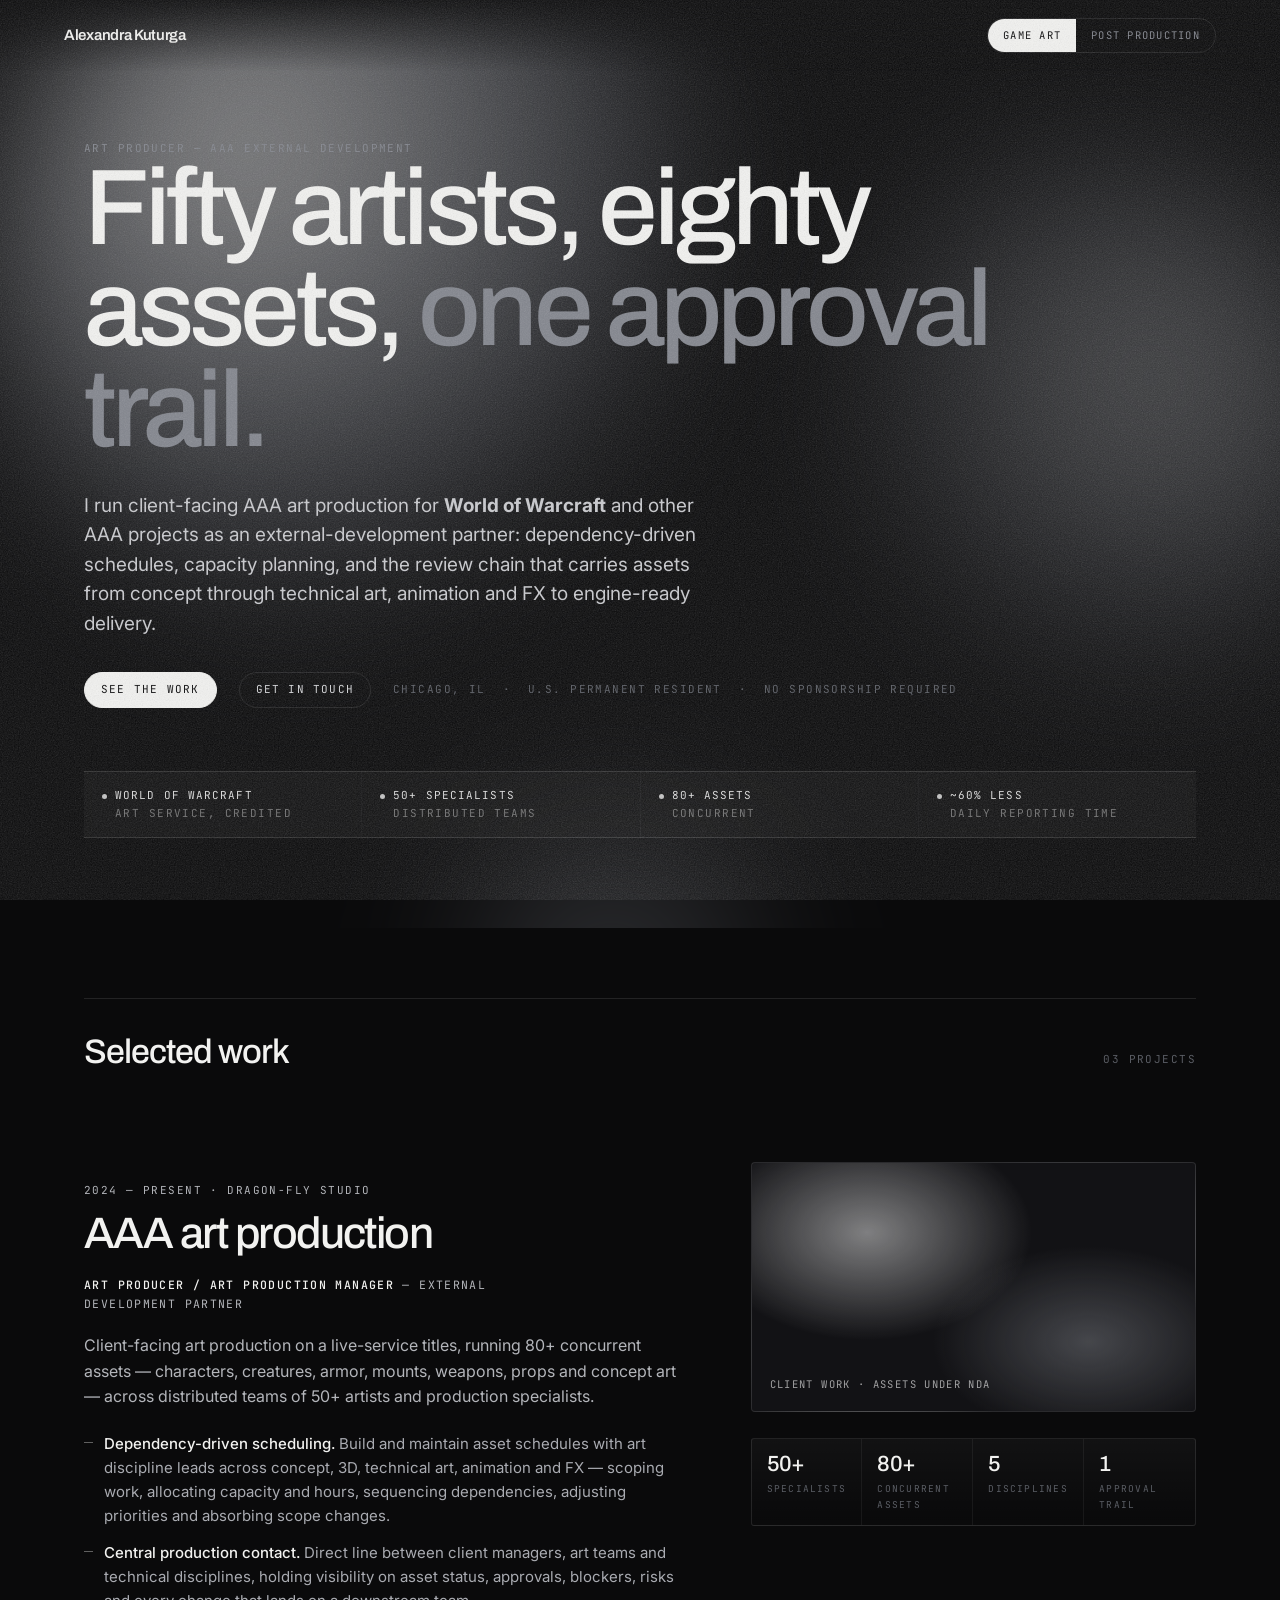
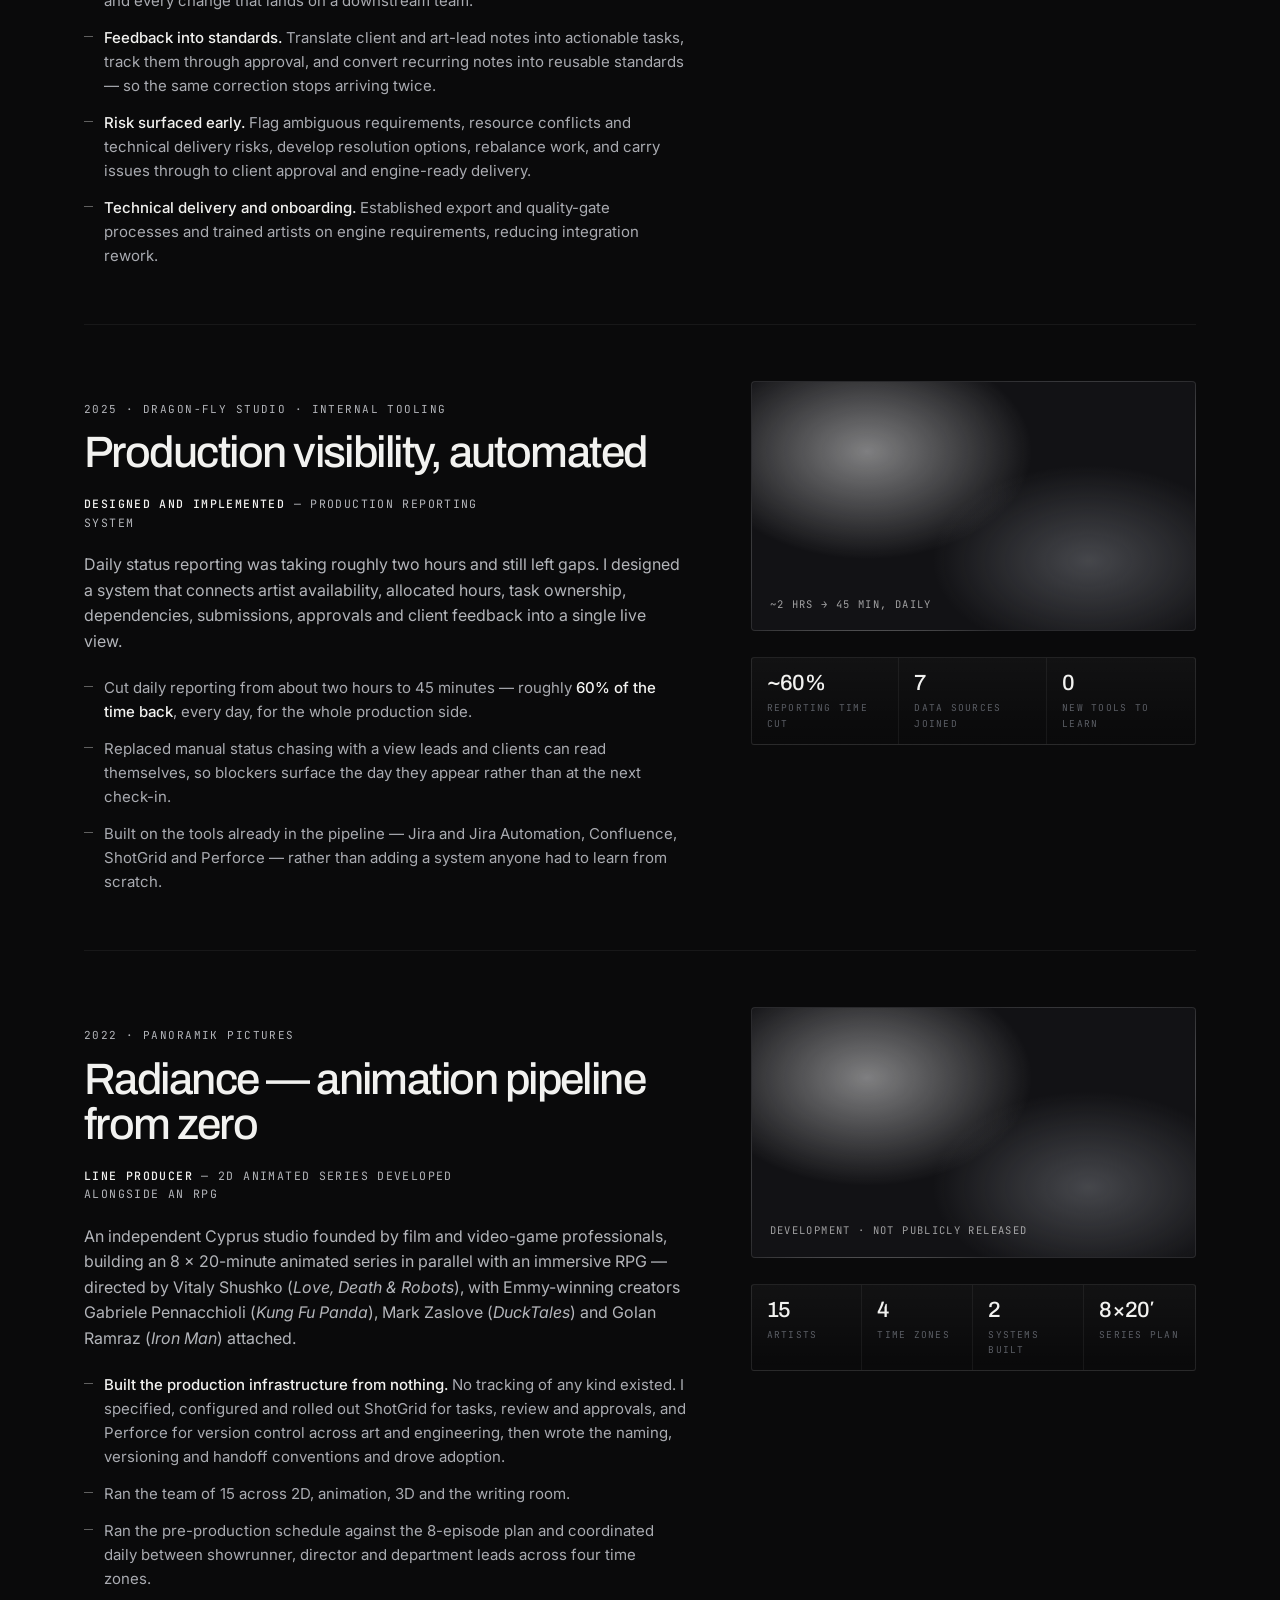
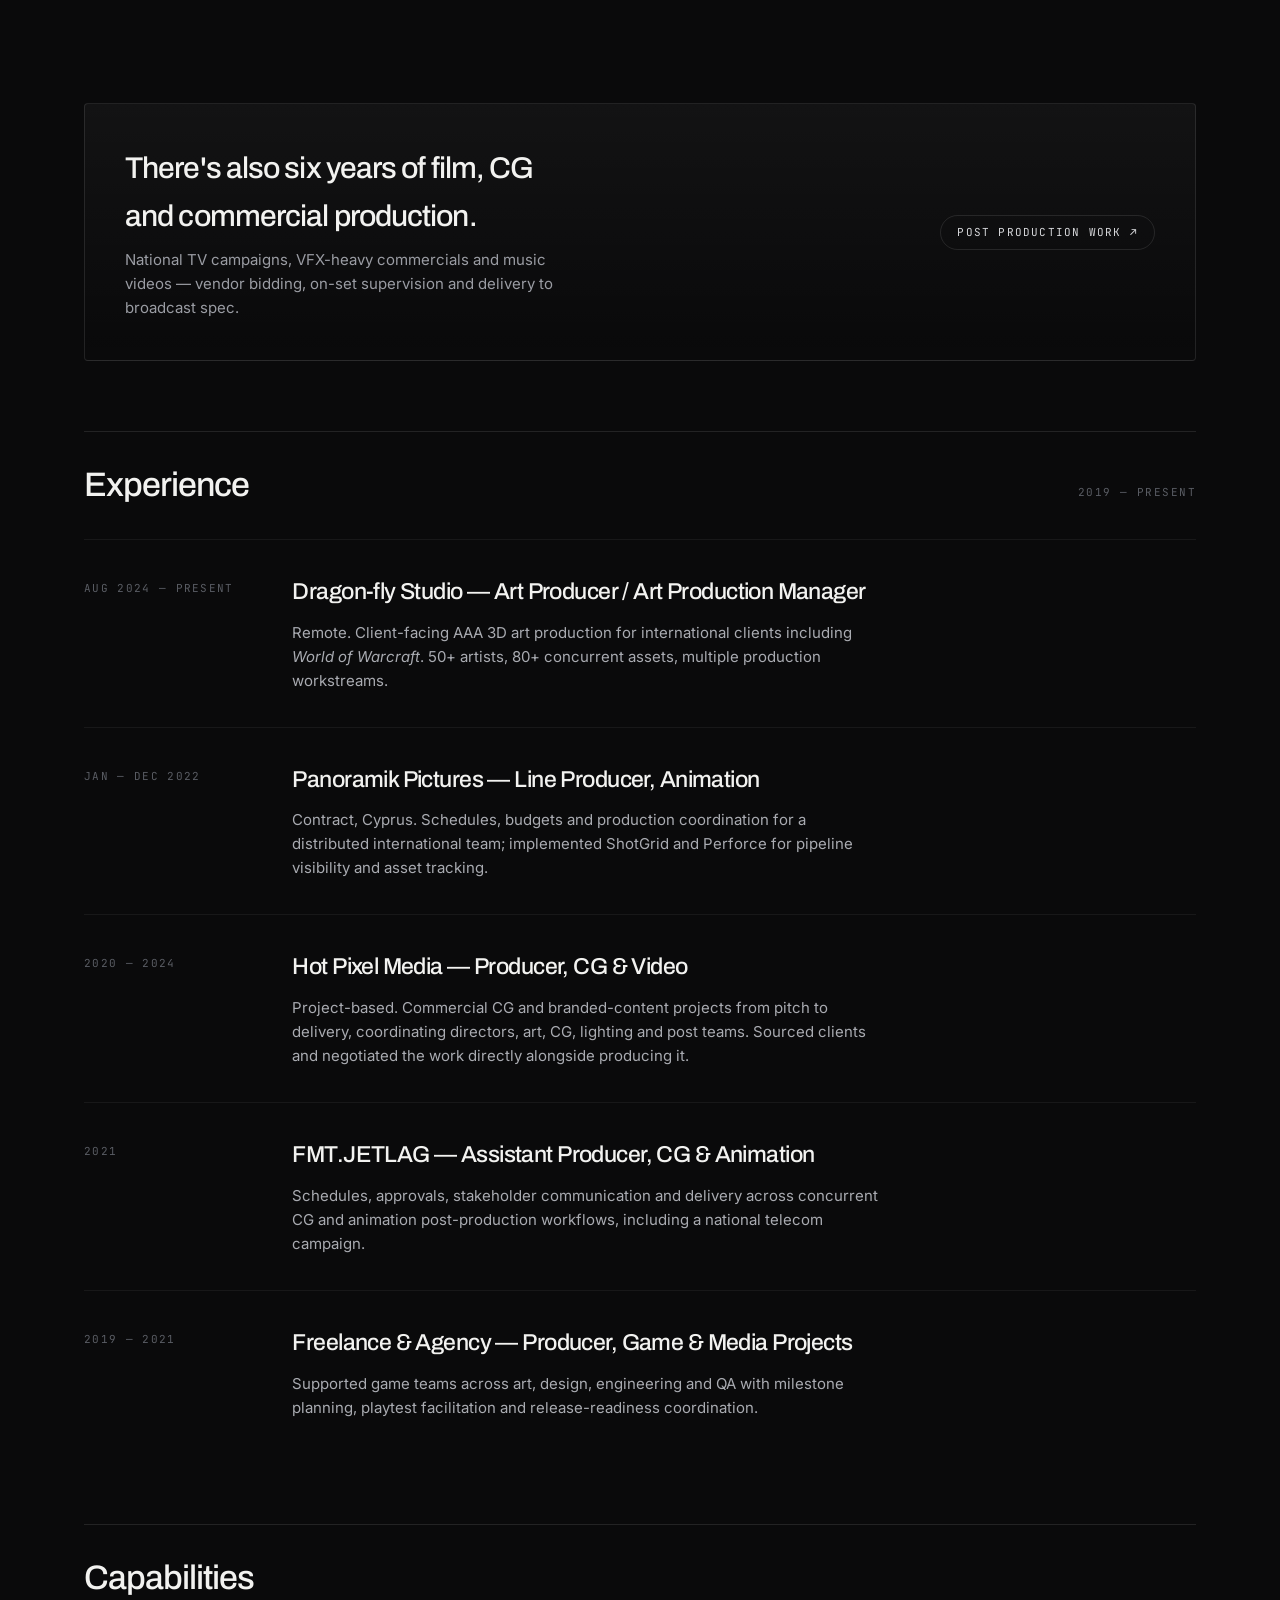
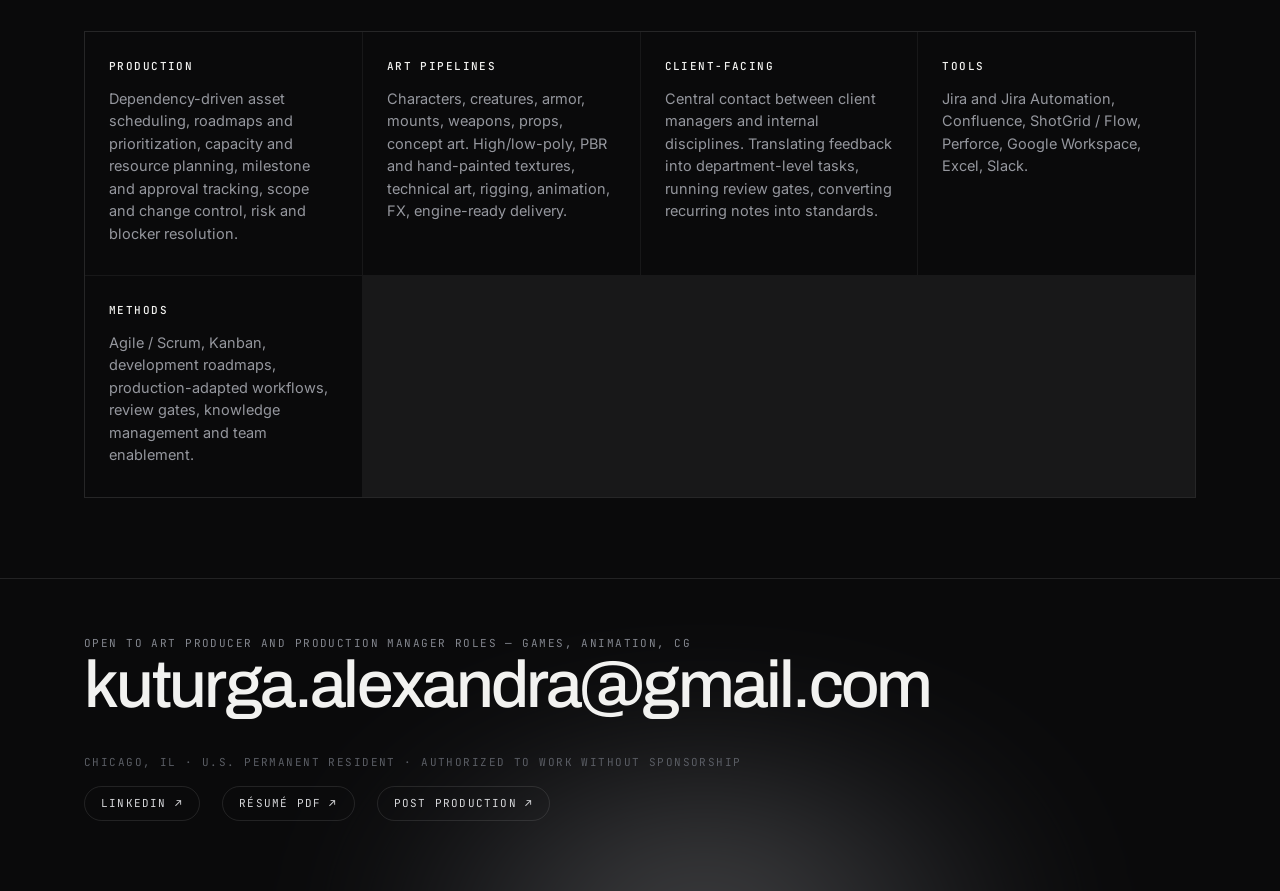
<file: cv/art-producer/index.html>
<!DOCTYPE html>
<html lang="en">
<head>
<!-- Google tag (gtag.js) -->
<script async src="https://www.googletagmanager.com/gtag/js?id=G-BK3PHNRRGM"></script>
<script>
  window.dataLayer = window.dataLayer || [];
  function gtag(){dataLayer.push(arguments);}
  gtag('js', new Date());
  gtag('config', 'G-BK3PHNRRGM');
</script>

<meta charset="utf-8">
<meta name="viewport" content="width=device-width, initial-scale=1">
<title>Alexandra Kuturga — Art Producer, AAA game art</title>
<link rel="icon" type="image/png" href="/favicon.png">
<link rel="preconnect" href="https://fonts.googleapis.com">
<link rel="preconnect" href="https://fonts.gstatic.com" crossorigin>
<link href="https://fonts.googleapis.com/css2?family=Archivo:wght@400;500;600&family=Inter:wght@400;500&family=JetBrains+Mono:wght@400;500&display=swap" rel="stylesheet">
<link rel="stylesheet" href="../style.css">
</head>
<body>

<nav>
  <span class="mark">Alexandra&nbsp;Kuturga</span>
  <div class="switch">
    <a href="./" aria-current="page">Game art</a>
    <a href="../producer/">Post production</a>
  </div>
</nav>

<!-- ============ HERO ============ -->
<header class="hero">
  <div class="field" aria-hidden="true">
    <div class="blob b1"></div><div class="blob b2"></div><div class="blob b3"></div>
  </div>

  <div class="wrap">
    <p class="eyebrow">Art Producer — AAA external development</p>
    <h1>Fifty artists, eighty assets, <em>one approval trail.</em></h1>
    <p class="lede">I run client-facing AAA art production for <strong>World&nbsp;of&nbsp;Warcraft</strong> and other AAA projects as an external-development partner: dependency-driven schedules, capacity planning, and the review chain that carries assets from concept through technical art, animation and FX to engine-ready delivery.</p>
    <div class="meta">
      <a class="pill solid" href="#work">See the work</a>
      <a class="pill" href="#contact">Get in touch</a>
      <span class="data">Chicago, IL &nbsp;·&nbsp; U.S. Permanent Resident &nbsp;·&nbsp; No sponsorship required</span>
    </div>

    <div class="hmetrics">
      <div class="hm"><span class="tick"></span><span class="val">World of Warcraft<span>Art service, credited</span></span></div>
      <div class="hm"><span class="tick"></span><span class="val">50+ specialists<span>Distributed teams</span></span></div>
      <div class="hm"><span class="tick"></span><span class="val">80+ assets<span>Concurrent</span></span></div>
      <div class="hm"><span class="tick"></span><span class="val">~60% less<span>Daily reporting time</span></span></div>
    </div>
  </div>
</header>

<!-- ============ WORK ============ -->
<section id="work">
  <div class="wrap">
    <div class="sechead"><h2>Selected work</h2><span class="data">03 projects</span></div>

    <!-- WOW -->
    <article class="case rv">
      <div class="caserow">
        <div>
          <p class="eyebrow">2024 — present · Dragon-fly Studio</p>
          <h3>AAA art production</h3>
          <p class="role"><b>Art Producer / Art Production Manager</b> — external development partner</p>
          <p>Client-facing art production on a live-service titles, running 80+ concurrent assets — characters, creatures, armor, mounts, weapons, props and concept art — across distributed teams of 50+ artists and production specialists.</p>
          <ul>
            <li><strong>Dependency-driven scheduling.</strong> Build and maintain asset schedules with art discipline leads across concept, 3D, technical art, animation and FX — scoping work, allocating capacity and hours, sequencing dependencies, adjusting priorities and absorbing scope changes.</li>
            <li><strong>Central production contact.</strong> Direct line between client managers, art teams and technical disciplines, holding visibility on asset status, approvals, blockers, risks and every change that lands on a downstream team.</li>
            <li><strong>Feedback into standards.</strong> Translate client and art-lead notes into actionable tasks, track them through approval, and convert recurring notes into reusable standards — so the same correction stops arriving twice.</li>
            <li><strong>Risk surfaced early.</strong> Flag ambiguous requirements, resource conflicts and technical delivery risks, develop resolution options, rebalance work, and carry issues through to client approval and engine-ready delivery.</li>
            <li><strong>Technical delivery and onboarding.</strong> Established export and quality-gate processes and trained artists on engine requirements, reducing integration rework.</li>
          </ul>
        </div>
        <div>
          <div class="media blank"><span class="txt">Client work · assets under NDA</span></div>
          <div class="strip">
            <div class="cell"><div class="n">50+</div><div class="k">Specialists</div></div>
            <div class="cell"><div class="n">80+</div><div class="k">Concurrent assets</div></div>
            <div class="cell"><div class="n">5</div><div class="k">Disciplines</div></div>
            <div class="cell"><div class="n">1</div><div class="k">Approval trail</div></div>
          </div>
        </div>
      </div>
    </article>

    <!-- AUTOMATION -->
    <article class="case rv">
      <div class="caserow">
        <div>
          <p class="eyebrow">2025 · Dragon-fly Studio · internal tooling</p>
          <h3>Production visibility, automated</h3>
          <p class="role"><b>Designed and implemented</b> — production reporting system</p>
          <p>Daily status reporting was taking roughly two hours and still left gaps. I designed a system that connects artist availability, allocated hours, task ownership, dependencies, submissions, approvals and client feedback into a single live view.</p>
          <ul>
            <li>Cut daily reporting from about two hours to 45 minutes — roughly <strong>60% of the time back</strong>, every day, for the whole production side.</li>
            <li>Replaced manual status chasing with a view leads and clients can read themselves, so blockers surface the day they appear rather than at the next check-in.</li>
            <li>Built on the tools already in the pipeline — Jira and Jira Automation, Confluence, ShotGrid and Perforce — rather than adding a system anyone had to learn from scratch.</li>
          </ul>
        </div>
        <div>
          <div class="media blank"><span class="txt">~2 hrs → 45 min, daily</span></div>
          <div class="strip">
            <div class="cell"><div class="n">~60%</div><div class="k">Reporting time cut</div></div>
            <div class="cell"><div class="n">7</div><div class="k">Data sources joined</div></div>
            <div class="cell"><div class="n">0</div><div class="k">New tools to learn</div></div>
          </div>
        </div>
      </div>
    </article>

    <!-- RADIANCE -->
    <article class="case rv">
      <div class="caserow">
        <div>
          <p class="eyebrow">2022 · Panoramik Pictures</p>
          <h3>Radiance — animation pipeline from zero</h3>
          <p class="role"><b>Line Producer</b> — 2D animated series developed alongside an RPG</p>
          <p>An independent Cyprus studio founded by film and video-game professionals, building an 8 × 20-minute animated series in parallel with an immersive RPG — directed by Vitaly Shushko (<em>Love, Death &amp; Robots</em>), with Emmy-winning creators Gabriele Pennacchioli (<em>Kung Fu Panda</em>), Mark Zaslove (<em>DuckTales</em>) and Golan Ramraz (<em>Iron Man</em>) attached.</p>
          <ul>
            <li><strong>Built the production infrastructure from nothing.</strong> No tracking of any kind existed. I specified, configured and rolled out ShotGrid for tasks, review and approvals, and Perforce for version control across art and engineering, then wrote the naming, versioning and handoff conventions and drove adoption.</li>
            <li>Ran the team of 15 across 2D, animation, 3D and the writing room.</li>
            <li>Ran the pre-production schedule against the 8-episode plan and coordinated daily between showrunner, director and department leads across four time zones.</li>
          </ul>
        </div>
        <div>
          <div class="media blank"><span class="txt">Development · not publicly released</span></div>
          <div class="strip">
            <div class="cell"><div class="n">15</div><div class="k">Artists</div></div>
            <div class="cell"><div class="n">4</div><div class="k">Time zones</div></div>
            <div class="cell"><div class="n">2</div><div class="k">Systems built</div></div>
            <div class="cell"><div class="n">8&times;20&prime;</div><div class="k">Series plan</div></div>
          </div>
        </div>
      </div>
    </article>

    <div class="callout rv">
      <div>
        <h3>There's also six years of film, CG and commercial production.</h3>
        <p>National TV campaigns, VFX-heavy commercials and music videos — vendor bidding, on-set supervision and delivery to broadcast spec.</p>
      </div>
      <a class="pill" href="../producer/">Post production work ↗</a>
    </div>
  </div>
</section>

<!-- ============ EXPERIENCE ============ -->
<section id="experience">
  <div class="wrap">
    <div class="sechead"><h2>Experience</h2><span class="data">2019 — present</span></div>

    <div class="job rv">
      <div class="years">Aug 2024 — present</div>
      <div>
        <h3>Dragon-fly Studio — Art Producer / Art Production Manager</h3>
        <p>Remote. Client-facing AAA 3D art production for international clients including <em>World of Warcraft</em>. 50+ artists, 80+ concurrent assets, multiple production workstreams.</p>
      </div>
    </div>

    <div class="job rv">
      <div class="years">Jan — Dec 2022</div>
      <div>
        <h3>Panoramik Pictures — Line Producer, Animation</h3>
        <p>Contract, Cyprus. Schedules, budgets and production coordination for a distributed international team; implemented ShotGrid and Perforce for pipeline visibility and asset tracking.</p>
      </div>
    </div>

    <div class="job rv">
      <div class="years">2020 — 2024</div>
      <div>
        <h3>Hot Pixel Media — Producer, CG &amp; Video</h3>
        <p>Project-based. Commercial CG and branded-content projects from pitch to delivery, coordinating directors, art, CG, lighting and post teams. Sourced clients and negotiated the work directly alongside producing it.</p>
      </div>
    </div>

    <div class="job rv">
      <div class="years">2021</div>
      <div>
        <h3>FMT.JETLAG — Assistant Producer, CG &amp; Animation</h3>
        <p>Schedules, approvals, stakeholder communication and delivery across concurrent CG and animation post-production workflows, including a national telecom campaign.</p>
      </div>
    </div>

    <div class="job rv">
      <div class="years">2019 — 2021</div>
      <div>
        <h3>Freelance &amp; Agency — Producer, Game &amp; Media Projects</h3>
        <p>Supported game teams across art, design, engineering and QA with milestone planning, playtest facilitation and release-readiness coordination.</p>
      </div>
    </div>
  </div>
</section>

<!-- ============ CAPABILITIES ============ -->
<section id="capabilities">
  <div class="wrap">
    <div class="sechead"><h2>Capabilities</h2></div>
    <div class="caps rv">
      <div class="cap"><h4>Production</h4><p>Dependency-driven asset scheduling, roadmaps and prioritization, capacity and resource planning, milestone and approval tracking, scope and change control, risk and blocker resolution.</p></div>
      <div class="cap"><h4>Art pipelines</h4><p>Characters, creatures, armor, mounts, weapons, props, concept art. High/low-poly, PBR and hand-painted textures, technical art, rigging, animation, FX, engine-ready delivery.</p></div>
      <div class="cap"><h4>Client-facing</h4><p>Central contact between client managers and internal disciplines. Translating feedback into department-level tasks, running review gates, converting recurring notes into standards.</p></div>
      <div class="cap"><h4>Tools</h4><p>Jira and Jira Automation, Confluence, ShotGrid / Flow, Perforce, Google Workspace, Excel, Slack.</p></div>
      <div class="cap"><h4>Methods</h4><p>Agile / Scrum, Kanban, development roadmaps, production-adapted workflows, review gates, knowledge management and team enablement.</p></div>
    </div>
  </div>
</section>

<!-- ============ CONTACT ============ -->
<footer id="contact">
  <div class="fblob" aria-hidden="true"></div>
  <div class="wrap">
    <p class="eyebrow">Open to Art Producer and Production Manager roles — games, animation, CG</p>
    <a class="fmail" href="mailto:kuturga.alexandra@gmail.com">kuturga.alexandra@gmail.com</a>
    <div class="frow">
      <span class="data">Chicago, IL · U.S. Permanent Resident · Authorized to work without sponsorship</span>
      <div class="meta" style="margin-top:0">
        <a class="pill" href="https://linkedin.com/in/alexandra-kuturga" target="_blank" rel="noopener">LinkedIn ↗</a>
        <a class="pill" href="#">Résumé PDF ↗</a>
        <a class="pill" href="../producer/">Post production ↗</a>
      </div>
    </div>
  </div>
</footer>

<script>
const io=new IntersectionObserver((es)=>{
  es.forEach(e=>{if(e.isIntersecting){e.target.classList.add('in');io.unobserve(e.target)}})
},{threshold:.08,rootMargin:'0px 0px -6% 0px'});
document.querySelectorAll('.rv').forEach(el=>io.observe(el));
</script>
</body>
</html>
</file>
<file: style.css>
:root{
  --void:#0A0A0B;
  --panel:#121215;
  --panel-2:#191A1E;
  --haze:#33353B;
  --line:rgba(255,255,255,.10);
  --line-2:rgba(255,255,255,.06);
  --ink:#F2F2F0;
  --mute:#83868E;
  --dim:#5A5D64;
  --display:'Archivo','Helvetica Neue',Helvetica,Arial,sans-serif;
  --body:'Inter','Helvetica Neue',Helvetica,Arial,sans-serif;
  --data:'JetBrains Mono',ui-monospace,SFMono-Regular,Menlo,monospace;
  --pad:clamp(20px,5vw,72px);
}
*{box-sizing:border-box;margin:0;padding:0}
html{scroll-behavior:smooth}
body{
  background:var(--void);color:var(--ink);
  font-family:var(--body);font-size:16px;line-height:1.6;
  -webkit-font-smoothing:antialiased;overflow-x:hidden;
}
/* ---------- grain ---------- */
body::after{
  content:'';position:fixed;inset:0;z-index:200;pointer-events:none;opacity:.19;
  background-image:url("data:image/svg+xml,%3Csvg xmlns='http://www.w3.org/2000/svg' width='260' height='260'%3E%3Cfilter id='n'%3E%3CfeTurbulence type='fractalNoise' baseFrequency='.82' numOctaves='4' stitchTiles='stitch'/%3E%3CfeColorMatrix type='saturate' values='0'/%3E%3C/filter%3E%3Crect width='100%25' height='100%25' filter='url(%23n)'/%3E%3C/svg%3E");
}
a{color:inherit}
.wrap{max-width:1240px;margin:0 auto;padding-inline:var(--pad)}

/* ---------- utility type ---------- */
.data{font-family:var(--data);font-size:11px;letter-spacing:.13em;text-transform:uppercase;color:var(--dim)}
.eyebrow{font-family:var(--data);font-size:11px;letter-spacing:.13em;text-transform:uppercase;color:var(--mute)}

/* ---------- nav ---------- */
nav{
  position:fixed;top:0;left:0;right:0;z-index:150;
  display:flex;align-items:center;justify-content:space-between;
  padding:18px var(--pad);
  background:linear-gradient(to bottom,rgba(10,10,11,.92),rgba(10,10,11,0));
  backdrop-filter:blur(6px);
}
.mark{font-family:var(--display);font-weight:600;letter-spacing:-.02em;font-size:15px}
.navlinks{display:flex;gap:26px}
.navlinks a{font-family:var(--data);font-size:11px;letter-spacing:.13em;text-transform:uppercase;color:var(--mute);text-decoration:none;transition:color .25s}
.navlinks a:hover,.navlinks a:focus-visible{color:var(--ink)}

/* ---------- hero ---------- */
.hero{position:relative;min-height:92svh;display:flex;align-items:center;padding-block:140px 90px;overflow:hidden}
.field{position:absolute;inset:-20% -10%;z-index:0}
.blob{position:absolute;border-radius:50%;filter:blur(70px);opacity:.55}
.b1{width:58vw;height:58vw;left:8%;top:6%;background:radial-gradient(circle at 34% 34%,#EDEDED 0%,#9A9CA2 26%,#4A4C52 52%,transparent 72%);animation:drift1 34s ease-in-out infinite}
.b2{width:44vw;height:44vw;right:2%;top:26%;background:radial-gradient(circle at 60% 40%,#C8CACE 0%,#5C5E65 40%,transparent 70%);opacity:.34;animation:drift2 44s ease-in-out infinite}
.b3{width:34vw;height:34vw;left:34%;bottom:-6%;background:radial-gradient(circle at 50% 50%,#7E8189 0%,transparent 68%);opacity:.4;animation:drift1 52s ease-in-out infinite reverse}
@keyframes drift1{0%,100%{transform:translate(0,0) scale(1)}50%{transform:translate(4%,-5%) scale(1.09)}}
@keyframes drift2{0%,100%{transform:translate(0,0) scale(1)}50%{transform:translate(-6%,4%) scale(.93)}}
.hero .wrap{position:relative;z-index:2;width:100%}

h1{
  font-family:var(--display);font-weight:500;
  font-size:clamp(46px,8.4vw,116px);line-height:.94;letter-spacing:-.045em;
  max-width:15ch;
}
h1 em{font-style:normal;color:var(--mute)}
.lede{margin-top:30px;max-width:52ch;font-size:clamp(15px,1.6vw,19px);color:#C9CACE;line-height:1.55}
.meta{margin-top:34px;display:flex;flex-wrap:wrap;gap:10px 22px;align-items:center}
.pill{display:inline-flex;align-items:center;gap:8px;border:1px solid var(--line);border-radius:999px;padding:8px 16px;font-family:var(--data);font-size:11px;letter-spacing:.11em;text-transform:uppercase;color:#D6D7DA;text-decoration:none;transition:border-color .25s,background .25s}
.pill:hover,.pill:focus-visible{border-color:rgba(255,255,255,.32);background:rgba(255,255,255,.04)}
.pill.solid{background:var(--ink);color:#0A0A0B;border-color:var(--ink)}
.pill.solid:hover{background:#fff}

/* hero metrics row — sits below the CTAs, never overlaps type */
.hmetrics{margin-top:clamp(46px,7vh,86px);display:grid;grid-template-columns:repeat(4,1fr);gap:1px;background:var(--line-2);border-top:1px solid var(--line);border-bottom:1px solid var(--line)}
.hm{background:rgba(10,10,11,.34);backdrop-filter:blur(4px);padding:16px 18px;display:flex;gap:8px;align-items:flex-start}
.hm .tick{width:5px;height:5px;border-radius:50%;background:rgba(255,255,255,.75);margin-top:6px;flex:none}
.hm .val{font-family:var(--data);font-size:11px;letter-spacing:.1em;text-transform:uppercase;line-height:1.4;color:rgba(255,255,255,.86)}
.hm .val span{display:block;color:rgba(255,255,255,.4);letter-spacing:.13em;margin-top:3px}

/* ---------- sections ---------- */
section{position:relative;z-index:2}
.sechead{display:flex;align-items:baseline;justify-content:space-between;gap:24px;padding-block:26px;border-top:1px solid var(--line);margin-top:70px}
.sechead h2{font-family:var(--display);font-weight:500;font-size:clamp(22px,3vw,34px);letter-spacing:-.03em}

/* ---------- case studies ---------- */
.case{border-top:1px solid var(--line-2);padding-block:56px}
.case:first-of-type{border-top:none}
.caserow{display:grid;grid-template-columns:1.15fr .85fr;gap:clamp(28px,5vw,70px);align-items:start}
.case h3{font-family:var(--display);font-weight:500;font-size:clamp(26px,3.6vw,44px);line-height:1.02;letter-spacing:-.035em;margin-top:12px}
.role{margin-top:12px;font-family:var(--data);font-size:11.5px;letter-spacing:.12em;text-transform:uppercase;color:#B9BBC0}
.role b{font-weight:500;color:var(--ink)}
.case p{margin-top:20px;color:#B3B5BA;max-width:60ch}
.case ul{margin-top:22px;list-style:none;display:grid;gap:13px;max-width:62ch}
.case li{position:relative;padding-left:20px;color:#A9ABB1;font-size:15px}
.case li::before{content:'';position:absolute;left:0;top:10px;width:9px;height:1px;background:rgba(255,255,255,.35)}
.case li strong{color:var(--ink);font-weight:500}

/* signature: production strip */
.strip{margin-top:26px;display:flex;flex-wrap:wrap;border:1px solid var(--line);border-radius:3px;overflow:hidden;background:linear-gradient(180deg,rgba(255,255,255,.035),rgba(255,255,255,0))}
.cell{flex:1 1 96px;padding:13px 15px;border-right:1px solid var(--line-2)}
.cell:last-child{border-right:none}
.cell .n{font-family:var(--display);font-weight:500;font-size:22px;letter-spacing:-.03em;line-height:1.1}
.cell .k{font-family:var(--data);font-size:9.5px;letter-spacing:.13em;text-transform:uppercase;color:var(--dim);margin-top:5px}

/* media */
.media{position:relative;border:1px solid var(--line);border-radius:4px;overflow:hidden;background:var(--panel);aspect-ratio:16/9;display:block;text-decoration:none}
button.media{width:100%;padding:0;font:inherit;color:inherit;text-align:left;cursor:pointer;-webkit-appearance:none;appearance:none}
.media img{width:100%;height:100%;object-fit:cover;filter:grayscale(1) contrast(1.06) brightness(.72);transition:filter .5s ease,transform .8s ease}
.media:hover img,.media:focus-visible img{filter:grayscale(.1) contrast(1.02) brightness(.92);transform:scale(1.03)}
.media iframe{position:absolute;inset:0;width:100%;height:100%;border:0;display:block}
.media .play{position:absolute;left:14px;bottom:13px;font-family:var(--data);font-size:10.5px;letter-spacing:.13em;text-transform:uppercase;color:#fff;mix-blend-mode:difference}
.media .cue{position:absolute;left:50%;top:50%;transform:translate(-50%,-50%);width:62px;height:62px;border-radius:50%;border:1px solid rgba(255,255,255,.5);display:grid;place-items:center;background:rgba(10,10,11,.3);backdrop-filter:blur(3px);transition:background .3s,border-color .3s,transform .45s cubic-bezier(.2,.7,.3,1)}
.media:hover .cue,.media:focus-visible .cue{background:rgba(255,255,255,.94);border-color:#fff;transform:translate(-50%,-50%) scale(1.07)}
.media .cue svg{width:13px;height:15px;fill:#fff;margin-left:3px;transition:fill .3s}
.media:hover .cue svg,.media:focus-visible .cue svg{fill:#0A0A0B}
.media.blank{background:
   radial-gradient(60% 70% at 26% 28%,rgba(235,235,235,.5),transparent 62%),
   radial-gradient(55% 60% at 76% 72%,rgba(140,143,150,.42),transparent 64%),
   var(--panel);
  display:flex;align-items:flex-end;padding:18px}
.media.blank .txt{font-family:var(--data);font-size:10.5px;letter-spacing:.13em;text-transform:uppercase;color:rgba(255,255,255,.6)}

/* ---------- experience ---------- */
.job{display:grid;grid-template-columns:170px 1fr;gap:clamp(16px,3vw,44px);padding-block:34px;border-top:1px solid var(--line-2)}
.job h3{font-family:var(--display);font-weight:500;font-size:23px;letter-spacing:-.025em}
.job .years{font-family:var(--data);font-size:11px;letter-spacing:.12em;color:var(--dim);text-transform:uppercase;padding-top:6px}
.job p{color:#A9ABB1;margin-top:10px;max-width:66ch;font-size:15px}
.job ul{margin-top:14px;list-style:none;display:grid;gap:10px;max-width:66ch}
.job li{position:relative;padding-left:20px;color:#A9ABB1;font-size:15px}
.job li::before{content:'';position:absolute;left:0;top:10px;width:9px;height:1px;background:rgba(255,255,255,.35)}
.job li strong{color:var(--ink);font-weight:500}

/* ---------- capabilities ---------- */
.caps{display:grid;grid-template-columns:repeat(auto-fit,minmax(230px,1fr));gap:1px;background:var(--line-2);border:1px solid var(--line-2)}
.cap{background:var(--void);padding:26px 24px 30px}
.cap h4{font-family:var(--data);font-size:11px;letter-spacing:.13em;text-transform:uppercase;color:var(--ink);font-weight:500}
.cap p{margin-top:12px;color:#95979E;font-size:14.5px;line-height:1.55}

/* ---------- credits ---------- */
.credits{width:100%;border-collapse:collapse;font-family:var(--data);font-size:12.5px}
.credits th{text-align:left;padding:12px 14px 12px 0;border-bottom:1px solid var(--line);color:var(--dim);font-weight:400;font-size:10.5px;letter-spacing:.13em;text-transform:uppercase}
.credits td{padding:14px 14px 14px 0;border-bottom:1px solid var(--line-2);color:#B3B5BA;vertical-align:top}
.credits tr:hover td{color:var(--ink);background:rgba(255,255,255,.02)}
.credits td.yr{color:var(--dim);white-space:nowrap;width:64px}
.credits td.rl{color:#8B8E95;white-space:nowrap}
.credits em{font-style:italic}

/* ---------- footer ---------- */
footer{margin-top:80px;border-top:1px solid var(--line);padding-block:56px 70px;position:relative;overflow:hidden}
footer .fblob{position:absolute;width:70vw;height:34vw;left:20%;bottom:-24vw;border-radius:50%;filter:blur(80px);opacity:.3;background:radial-gradient(circle at 50% 40%,#D9DADD 0%,#55575E 42%,transparent 70%)}
footer .wrap{position:relative;z-index:2}
.fmail{font-family:var(--display);font-weight:500;font-size:clamp(30px,6vw,66px);letter-spacing:-.04em;text-decoration:none;display:inline-block;line-height:1}
.fmail:hover{color:var(--mute)}
.frow{margin-top:36px;display:flex;flex-wrap:wrap;gap:14px 26px;justify-content:space-between;align-items:center}

/* ---------- reveal ---------- */
.rv{opacity:0;transform:translateY(16px);transition:opacity .8s cubic-bezier(.2,.7,.3,1),transform .8s cubic-bezier(.2,.7,.3,1)}
.rv.in{opacity:1;transform:none}

:focus-visible{outline:1px solid rgba(255,255,255,.7);outline-offset:3px}

@media (max-width:880px){
  .caserow{grid-template-columns:1fr}
  .job{grid-template-columns:1fr;gap:6px}
  .navlinks{display:none}
  .hmetrics{grid-template-columns:repeat(2,1fr)}
  .hero{min-height:auto;padding-block:120px 70px}
  h1{max-width:none}
  .credits td.rl{white-space:normal}
}
@media (prefers-reduced-motion:reduce){
  *{animation:none!important;transition:none!important}
  .rv{opacity:1;transform:none}
  html{scroll-behavior:auto}
}

/* ---------- cross-page switch ---------- */
.switch{display:flex;gap:0;border:1px solid var(--line);border-radius:999px;overflow:hidden}
.switch a{font-family:var(--data);font-size:10.5px;letter-spacing:.12em;text-transform:uppercase;color:var(--mute);text-decoration:none;padding:8px 15px;transition:background .25s,color .25s;white-space:nowrap}
.switch a[aria-current="page"]{background:var(--ink);color:#0A0A0B}
.switch a:not([aria-current]):hover{color:var(--ink);background:rgba(255,255,255,.05)}

/* ---------- callout ---------- */
.callout{margin-top:56px;border:1px solid var(--line);border-radius:4px;padding:clamp(24px,4vw,40px);background:linear-gradient(180deg,rgba(255,255,255,.04),rgba(255,255,255,0));display:flex;flex-wrap:wrap;gap:22px;align-items:center;justify-content:space-between}
.callout h3{font-family:var(--display);font-weight:500;font-size:clamp(20px,2.6vw,30px);letter-spacing:-.03em;max-width:26ch}
.callout p{color:#9A9CA3;margin-top:8px;max-width:52ch;font-size:15px}

/* ---------- flags for unresolved copy ---------- */
.flag{border-bottom:1px dashed rgba(255,255,255,.34);cursor:help}
</file>
<file: columnfivegame/styles.css>
@import url('https://fonts.googleapis.com/css2?family=Inter:wght@400;500;600;700;800&family=Roboto+Mono:wght@500;600&display=swap');

:root {
  --bg: #f8d9ec;
  --ink: #181518;
  --muted: rgba(24, 21, 24, 0.42);
  --line: rgba(24, 21, 24, 0.11);
  --accent: #ff4427;
  --paper: #fffafc;
  --board-size: min(59.2vh, 640px);
}

* { box-sizing: border-box; }

html, body {
  width: 100%;
  min-height: 100%;
  margin: 0;
  background: var(--bg);
  color: var(--ink);
}

body {
  font-family: Inter, Arial, Helvetica, sans-serif;
  overflow-x: hidden;
}

button, a { font: inherit; }

.stage {
  width: 100%;
  min-height: 100vh;
  padding: 42px 64px 36px;
  display: grid;
  grid-template-rows: auto 1fr auto;
  gap: 22px;
}

.topbar {
  display: flex;
  align-items: center;
  min-height: 62px;
}

.brand {
  color: var(--ink);
  text-decoration: none;
  font-size: 31px;
  line-height: 1;
  font-weight: 800;
  letter-spacing: -0.055em;
}

.layout {
  display: grid;
  grid-template-columns: minmax(250px, 0.9fr) var(--board-size) minmax(270px, 0.85fr);
  gap: clamp(34px, 3vw, 66px);
  align-items: start;
  justify-content: center;
  width: 100%;
  max-width: 1792px;
  margin: 0 auto;
}

.intro {
  padding-top: 2px;
}

.eyebrow,
.game-meta,
.milestone-head,
.micro,
.producer-copy,
.control-copy,
.signature,
.modal-kicker,
.toast-index {
  font-family: "Roboto Mono", ui-monospace, SFMono-Regular, Menlo, Consolas, monospace;
  letter-spacing: 0.17em;
  font-weight: 600;
}

.eyebrow {
  font-size: 14px;
  margin: 0 0 20px;
}

h1 {
  font-size: clamp(66px, 5.1vw, 98px);
  line-height: 0.91;
  letter-spacing: -0.075em;
  margin: 0;
  font-weight: 800;
}

.intro-copy {
  margin-top: clamp(48px, 6.4vh, 76px);
}

.intro-copy > p:first-child {
  font-size: 23px;
  line-height: 1.32;
  margin: 0 0 18px;
  letter-spacing: -0.025em;
}

.micro {
  font-size: 11px;
  margin: 0;
  color: rgba(24, 21, 24, 0.72);
}

.game-column { min-width: 0; }

.game-meta {
  height: 31px;
  display: flex;
  justify-content: space-between;
  align-items: center;
  font-size: 12px;
}

.game-shell {
  position: relative;
  width: var(--board-size);
  height: var(--board-size);
  border: 3px solid var(--ink);
  background: rgba(255,255,255,0.035);
  overflow: hidden;
}

canvas {
  display: block;
  width: 100%;
  height: 100%;
  image-rendering: pixelated;
}

.start-overlay {
  position: absolute;
  inset: 0;
  display: grid;
  place-items: center;
  text-align: center;
  background: rgba(248, 217, 236, 0.76);
  backdrop-filter: blur(2px);
  transition: opacity .2s ease, visibility .2s ease;
}

.start-overlay.hidden {
  opacity: 0;
  visibility: hidden;
  pointer-events: none;
}

.overlay-kicker {
  font: 600 11px/1 "Roboto Mono", ui-monospace, monospace;
  letter-spacing: .19em;
  margin: 0 0 12px;
}

.overlay-title {
  font-size: 28px;
  font-weight: 700;
  letter-spacing: -0.045em;
  margin: 0;
}

.overlay-sub {
  font-size: 15px;
  margin: 8px 0 0;
  opacity: .62;
}

.achievement-toast {
  position: absolute;
  left: 50%;
  top: 20px;
  width: min(440px, calc(100% - 40px));
  transform: translate(-50%, -18px);
  opacity: 0;
  pointer-events: none;
  background: var(--ink);
  color: white;
  padding: 14px 18px 15px;
  display: flex;
  gap: 18px;
  align-items: center;
  box-shadow: 0 12px 28px rgba(24,21,24,.12);
  transition: opacity .2s ease, transform .2s ease;
  z-index: 5;
}

.achievement-toast.show {
  opacity: 1;
  transform: translate(-50%, 0);
}

.toast-index {
  color: var(--accent);
  font-size: 10px;
  flex: 0 0 auto;
}

.achievement-toast strong {
  font-size: 15px;
  line-height: 1.25;
}

.milestones {
  padding-top: 31px;
  max-width: 340px;
}

.milestone-head {
  display: flex;
  justify-content: space-between;
  font-size: 13px;
  margin-bottom: 17px;
}

.progress-track {
  height: 13px;
  border-radius: 999px;
  overflow: hidden;
  background: rgba(24,21,24,.11);
  margin-bottom: 31px;
}

.progress-fill {
  height: 100%;
  width: 0%;
  border-radius: inherit;
  background: var(--ink);
  transition: width .34s cubic-bezier(.22,.8,.24,1);
}

.milestone-list {
  list-style: none;
  margin: 0;
  padding: 0;
  display: grid;
  gap: 24px;
}

.milestone-list li {
  display: flex;
  gap: 16px;
  align-items: center;
  min-height: 44px;
  font-size: 16px;
  line-height: 1.25;
  transition: opacity .2s ease, transform .2s ease;
}

.check {
  width: 34px;
  height: 34px;
  border: 1.8px solid rgba(24,21,24,.55);
  flex: 0 0 auto;
  display: grid;
  place-items: center;
  position: relative;
  transition: background .2s ease, border-color .2s ease;
}

.milestone-list li.done .check {
  background: var(--ink);
  border-color: var(--ink);
}

.milestone-list li.done .check::after {
  content: "";
  width: 8px;
  height: 14px;
  border-right: 2px solid white;
  border-bottom: 2px solid white;
  transform: rotate(42deg) translate(-1px, -1px);
}

.milestone-list li.done {
  transform: translateX(2px);
}

.producer-copy {
  border-top: 1px solid rgba(24,21,24,.25);
  margin-top: 36px;
  padding-top: 25px;
  font-size: 11px;
  line-height: 1.6;
}

.producer-copy p { margin: 0 0 20px; }

.footer {
  width: 100%;
  max-width: 1792px;
  margin: 0 auto;
  display: grid;
  grid-template-columns: 1fr auto;
  align-items: end;
  min-height: 112px;
}

.controls {
  margin-left: calc((100% - min(100%, 1792px)) / 2);
  display: flex;
  justify-content: center;
  gap: 24px;
  align-items: center;
}

.keypad {
  display: grid;
  grid-template-columns: repeat(3, 44px);
  grid-template-rows: repeat(2, 44px);
  gap: 5px;
}

kbd {
  border: 2px solid var(--ink);
  border-radius: 7px;
  display: grid;
  place-items: center;
  font: 500 22px/1 Inter, sans-serif;
  box-shadow: 0 2px 0 var(--ink);
  background: rgba(255,255,255,.04);
}

.control-copy {
  border-left: 1px solid rgba(24,21,24,.24);
  padding-left: 24px;
  font-size: 10px;
  line-height: 1.55;
}

.control-copy p { margin: 0 0 13px; }
.control-copy p:last-child { margin-bottom: 0; }

.signature {
  font-size: 10px;
  line-height: 1.55;
  padding-bottom: 2px;
}

.signature p { margin: 0; }

.modal-backdrop {
  position: fixed;
  inset: 0;
  z-index: 50;
  background: rgba(24,21,24,.36);
  display: grid;
  place-items: center;
  padding: 24px;
}

.modal-backdrop[hidden] { display: none; }

.modal {
  width: min(620px, 100%);
  position: relative;
  background: var(--paper);
  border: 2px solid var(--ink);
  padding: 42px 42px 34px;
  box-shadow: 16px 16px 0 var(--ink);
}

.modal-close {
  position: absolute;
  right: 16px;
  top: 9px;
  border: 0;
  background: transparent;
  color: var(--ink);
  font-size: 30px;
  line-height: 1;
  cursor: pointer;
}

.modal-kicker {
  font-size: 10px;
  margin: 0 0 15px;
}

.modal h2 {
  font-size: 54px;
  line-height: .97;
  letter-spacing: -0.065em;
  margin: 0 0 19px;
}

.modal-copy {
  font-size: 19px;
  line-height: 1.45;
  max-width: 500px;
  margin: 0;
}

.modal-actions {
  display: flex;
  gap: 10px;
  flex-wrap: wrap;
  margin-top: 30px;
}

.btn {
  min-height: 50px;
  display: inline-flex;
  align-items: center;
  justify-content: center;
  padding: 0 20px;
  border: 2px solid var(--ink);
  text-decoration: none;
  font-weight: 700;
  cursor: pointer;
}

.btn-dark {
  background: var(--ink);
  color: white;
}

.btn-light {
  background: transparent;
  color: var(--ink);
}

.contact-line {
  margin: 20px 0 0;
  font: 600 10px/1.5 "Roboto Mono", ui-monospace, monospace;
  letter-spacing: .13em;
  word-break: break-word;
}

@media (max-width: 1250px) {
  :root { --board-size: min(56vh, 560px); }
  .stage { padding-left: 34px; padding-right: 34px; }
  .layout {
    grid-template-columns: minmax(220px, .75fr) var(--board-size) minmax(240px, .75fr);
    gap: 26px;
  }
  h1 { font-size: clamp(58px, 6.5vw, 80px); }
  .intro-copy > p:first-child { font-size: 20px; }
  .milestone-list { gap: 16px; }
  .milestone-list li { font-size: 14px; }
}

@media (max-width: 980px) {
  body { overflow: auto; }
  .stage { display: block; padding: 24px; }
  .topbar { margin-bottom: 38px; }
  .layout { display: block; }
  .intro { margin-bottom: 28px; }
  .intro h1 br { display: none; }
  .intro-copy { margin-top: 24px; }
  .game-column { width: min(100%, 680px); }
  :root { --board-size: min(88vw, 680px); }
  .milestones { max-width: 680px; padding-top: 32px; }
  .footer { margin-top: 40px; grid-template-columns: 1fr; gap: 30px; }
  .controls { justify-content: flex-start; }
}
</file>
<file: cv/style.css>
:root{
  --void:#0A0A0B;
  --panel:#121215;
  --panel-2:#191A1E;
  --haze:#33353B;
  --line:rgba(255,255,255,.10);
  --line-2:rgba(255,255,255,.06);
  --ink:#F2F2F0;
  --mute:#83868E;
  --dim:#5A5D64;
  --display:'Archivo','Helvetica Neue',Helvetica,Arial,sans-serif;
  --body:'Inter','Helvetica Neue',Helvetica,Arial,sans-serif;
  --data:'JetBrains Mono',ui-monospace,SFMono-Regular,Menlo,monospace;
  --pad:clamp(20px,5vw,72px);
}
*{box-sizing:border-box;margin:0;padding:0}
html{scroll-behavior:smooth}
body{
  background:var(--void);color:var(--ink);
  font-family:var(--body);font-size:16px;line-height:1.6;
  -webkit-font-smoothing:antialiased;overflow-x:hidden;
}
/* ---------- grain ---------- */
body::after{
  content:'';position:fixed;inset:0;z-index:200;pointer-events:none;opacity:.19;
  background-image:url("data:image/svg+xml,%3Csvg xmlns='http://www.w3.org/2000/svg' width='260' height='260'%3E%3Cfilter id='n'%3E%3CfeTurbulence type='fractalNoise' baseFrequency='.82' numOctaves='4' stitchTiles='stitch'/%3E%3CfeColorMatrix type='saturate' values='0'/%3E%3C/filter%3E%3Crect width='100%25' height='100%25' filter='url(%23n)'/%3E%3C/svg%3E");
}
a{color:inherit}
.wrap{max-width:1240px;margin:0 auto;padding-inline:var(--pad)}

/* ---------- utility type ---------- */
.data{font-family:var(--data);font-size:11px;letter-spacing:.13em;text-transform:uppercase;color:var(--dim)}
.eyebrow{font-family:var(--data);font-size:11px;letter-spacing:.13em;text-transform:uppercase;color:var(--mute)}

/* ---------- nav ---------- */
nav{
  position:fixed;top:0;left:0;right:0;z-index:150;
  display:flex;align-items:center;justify-content:space-between;
  padding:18px var(--pad);
  background:linear-gradient(to bottom,rgba(10,10,11,.92),rgba(10,10,11,0));
  backdrop-filter:blur(6px);
}
.mark{font-family:var(--display);font-weight:600;letter-spacing:-.02em;font-size:15px}
.navlinks{display:flex;gap:26px}
.navlinks a{font-family:var(--data);font-size:11px;letter-spacing:.13em;text-transform:uppercase;color:var(--mute);text-decoration:none;transition:color .25s}
.navlinks a:hover,.navlinks a:focus-visible{color:var(--ink)}

/* ---------- hero ---------- */
.hero{position:relative;min-height:92svh;display:flex;align-items:center;padding-block:140px 90px;overflow:hidden}
.field{position:absolute;inset:-20% -10%;z-index:0}
.blob{position:absolute;border-radius:50%;filter:blur(70px);opacity:.55}
.b1{width:58vw;height:58vw;left:8%;top:6%;background:radial-gradient(circle at 34% 34%,#EDEDED 0%,#9A9CA2 26%,#4A4C52 52%,transparent 72%);animation:drift1 34s ease-in-out infinite}
.b2{width:44vw;height:44vw;right:2%;top:26%;background:radial-gradient(circle at 60% 40%,#C8CACE 0%,#5C5E65 40%,transparent 70%);opacity:.34;animation:drift2 44s ease-in-out infinite}
.b3{width:34vw;height:34vw;left:34%;bottom:-6%;background:radial-gradient(circle at 50% 50%,#7E8189 0%,transparent 68%);opacity:.4;animation:drift1 52s ease-in-out infinite reverse}
@keyframes drift1{0%,100%{transform:translate(0,0) scale(1)}50%{transform:translate(4%,-5%) scale(1.09)}}
@keyframes drift2{0%,100%{transform:translate(0,0) scale(1)}50%{transform:translate(-6%,4%) scale(.93)}}
.hero .wrap{position:relative;z-index:2;width:100%}

h1{
  font-family:var(--display);font-weight:500;
  font-size:clamp(46px,8.4vw,116px);line-height:.94;letter-spacing:-.045em;
  max-width:15ch;
}
h1 em{font-style:normal;color:var(--mute)}
.lede{margin-top:30px;max-width:52ch;font-size:clamp(15px,1.6vw,19px);color:#C9CACE;line-height:1.55}
.meta{margin-top:34px;display:flex;flex-wrap:wrap;gap:10px 22px;align-items:center}
.pill{display:inline-flex;align-items:center;gap:8px;border:1px solid var(--line);border-radius:999px;padding:8px 16px;font-family:var(--data);font-size:11px;letter-spacing:.11em;text-transform:uppercase;color:#D6D7DA;text-decoration:none;transition:border-color .25s,background .25s}
.pill:hover,.pill:focus-visible{border-color:rgba(255,255,255,.32);background:rgba(255,255,255,.04)}
.pill.solid{background:var(--ink);color:#0A0A0B;border-color:var(--ink)}
.pill.solid:hover{background:#fff}

/* hero metrics row — sits below the CTAs, never overlaps type */
.hmetrics{margin-top:clamp(46px,7vh,86px);display:grid;grid-template-columns:repeat(4,1fr);gap:1px;background:var(--line-2);border-top:1px solid var(--line);border-bottom:1px solid var(--line)}
.hm{background:rgba(10,10,11,.34);backdrop-filter:blur(4px);padding:16px 18px;display:flex;gap:8px;align-items:flex-start}
.hm .tick{width:5px;height:5px;border-radius:50%;background:rgba(255,255,255,.75);margin-top:6px;flex:none}
.hm .val{font-family:var(--data);font-size:11px;letter-spacing:.1em;text-transform:uppercase;line-height:1.4;color:rgba(255,255,255,.86)}
.hm .val span{display:block;color:rgba(255,255,255,.4);letter-spacing:.13em;margin-top:3px}

/* ---------- sections ---------- */
section{position:relative;z-index:2}
.sechead{display:flex;align-items:baseline;justify-content:space-between;gap:24px;padding-block:26px;border-top:1px solid var(--line);margin-top:70px}
.sechead h2{font-family:var(--display);font-weight:500;font-size:clamp(22px,3vw,34px);letter-spacing:-.03em}

/* ---------- case studies ---------- */
.case{border-top:1px solid var(--line-2);padding-block:56px}
.case:first-of-type{border-top:none}
.caserow{display:grid;grid-template-columns:1.15fr .85fr;gap:clamp(28px,5vw,70px);align-items:start}
.case h3{font-family:var(--display);font-weight:500;font-size:clamp(26px,3.6vw,44px);line-height:1.02;letter-spacing:-.035em;margin-top:12px}
.role{margin-top:12px;font-family:var(--data);font-size:11.5px;letter-spacing:.12em;text-transform:uppercase;color:#B9BBC0}
.role b{font-weight:500;color:var(--ink)}
.case p{margin-top:20px;color:#B3B5BA;max-width:60ch}
.case ul{margin-top:22px;list-style:none;display:grid;gap:13px;max-width:62ch}
.case li{position:relative;padding-left:20px;color:#A9ABB1;font-size:15px}
.case li::before{content:'';position:absolute;left:0;top:10px;width:9px;height:1px;background:rgba(255,255,255,.35)}
.case li strong{color:var(--ink);font-weight:500}

/* signature: production strip */
.strip{margin-top:26px;display:flex;flex-wrap:wrap;border:1px solid var(--line);border-radius:3px;overflow:hidden;background:linear-gradient(180deg,rgba(255,255,255,.035),rgba(255,255,255,0))}
.cell{flex:1 1 96px;padding:13px 15px;border-right:1px solid var(--line-2)}
.cell:last-child{border-right:none}
.cell .n{font-family:var(--display);font-weight:500;font-size:22px;letter-spacing:-.03em;line-height:1.1}
.cell .k{font-family:var(--data);font-size:9.5px;letter-spacing:.13em;text-transform:uppercase;color:var(--dim);margin-top:5px}

/* media */
.media{position:relative;border:1px solid var(--line);border-radius:4px;overflow:hidden;background:var(--panel);aspect-ratio:16/9;display:block;text-decoration:none}
button.media{width:100%;padding:0;font:inherit;color:inherit;text-align:left;cursor:pointer;-webkit-appearance:none;appearance:none}
.media img{width:100%;height:100%;object-fit:cover;filter:grayscale(1) contrast(1.06) brightness(.72);transition:filter .5s ease,transform .8s ease}
.media:hover img,.media:focus-visible img{filter:grayscale(.1) contrast(1.02) brightness(.92);transform:scale(1.03)}
.media iframe{position:absolute;inset:0;width:100%;height:100%;border:0;display:block}
.media .play{position:absolute;left:14px;bottom:13px;font-family:var(--data);font-size:10.5px;letter-spacing:.13em;text-transform:uppercase;color:#fff;mix-blend-mode:difference}
.media .cue{position:absolute;left:50%;top:50%;transform:translate(-50%,-50%);width:62px;height:62px;border-radius:50%;border:1px solid rgba(255,255,255,.5);display:grid;place-items:center;background:rgba(10,10,11,.3);backdrop-filter:blur(3px);transition:background .3s,border-color .3s,transform .45s cubic-bezier(.2,.7,.3,1)}
.media:hover .cue,.media:focus-visible .cue{background:rgba(255,255,255,.94);border-color:#fff;transform:translate(-50%,-50%) scale(1.07)}
.media .cue svg{width:13px;height:15px;fill:#fff;margin-left:3px;transition:fill .3s}
.media:hover .cue svg,.media:focus-visible .cue svg{fill:#0A0A0B}
.media.blank{background:
   radial-gradient(60% 70% at 26% 28%,rgba(235,235,235,.5),transparent 62%),
   radial-gradient(55% 60% at 76% 72%,rgba(140,143,150,.42),transparent 64%),
   var(--panel);
  display:flex;align-items:flex-end;padding:18px}
.media.blank .txt{font-family:var(--data);font-size:10.5px;letter-spacing:.13em;text-transform:uppercase;color:rgba(255,255,255,.6)}

/* ---------- experience ---------- */
.job{display:grid;grid-template-columns:170px 1fr;gap:clamp(16px,3vw,44px);padding-block:34px;border-top:1px solid var(--line-2)}
.job h3{font-family:var(--display);font-weight:500;font-size:23px;letter-spacing:-.025em}
.job .years{font-family:var(--data);font-size:11px;letter-spacing:.12em;color:var(--dim);text-transform:uppercase;padding-top:6px}
.job p{color:#A9ABB1;margin-top:10px;max-width:66ch;font-size:15px}
.job ul{margin-top:14px;list-style:none;display:grid;gap:10px;max-width:66ch}
.job li{position:relative;padding-left:20px;color:#A9ABB1;font-size:15px}
.job li::before{content:'';position:absolute;left:0;top:10px;width:9px;height:1px;background:rgba(255,255,255,.35)}
.job li strong{color:var(--ink);font-weight:500}

/* ---------- capabilities ---------- */
.caps{display:grid;grid-template-columns:repeat(auto-fit,minmax(230px,1fr));gap:1px;background:var(--line-2);border:1px solid var(--line-2)}
.cap{background:var(--void);padding:26px 24px 30px}
.cap h4{font-family:var(--data);font-size:11px;letter-spacing:.13em;text-transform:uppercase;color:var(--ink);font-weight:500}
.cap p{margin-top:12px;color:#95979E;font-size:14.5px;line-height:1.55}

/* ---------- credits ---------- */
.credits{width:100%;border-collapse:collapse;font-family:var(--data);font-size:12.5px}
.credits th{text-align:left;padding:12px 14px 12px 0;border-bottom:1px solid var(--line);color:var(--dim);font-weight:400;font-size:10.5px;letter-spacing:.13em;text-transform:uppercase}
.credits td{padding:14px 14px 14px 0;border-bottom:1px solid var(--line-2);color:#B3B5BA;vertical-align:top}
.credits tr:hover td{color:var(--ink);background:rgba(255,255,255,.02)}
.credits td.yr{color:var(--dim);white-space:nowrap;width:64px}
.credits td.rl{color:#8B8E95;white-space:nowrap}
.credits em{font-style:italic}

/* ---------- footer ---------- */
footer{margin-top:80px;border-top:1px solid var(--line);padding-block:56px 70px;position:relative;overflow:hidden}
footer .fblob{position:absolute;width:70vw;height:34vw;left:20%;bottom:-24vw;border-radius:50%;filter:blur(80px);opacity:.3;background:radial-gradient(circle at 50% 40%,#D9DADD 0%,#55575E 42%,transparent 70%)}
footer .wrap{position:relative;z-index:2}
.fmail{font-family:var(--display);font-weight:500;font-size:clamp(30px,6vw,66px);letter-spacing:-.04em;text-decoration:none;display:inline-block;line-height:1}
.fmail:hover{color:var(--mute)}
.frow{margin-top:36px;display:flex;flex-wrap:wrap;gap:14px 26px;justify-content:space-between;align-items:center}

/* ---------- reveal ---------- */
.rv{opacity:0;transform:translateY(16px);transition:opacity .8s cubic-bezier(.2,.7,.3,1),transform .8s cubic-bezier(.2,.7,.3,1)}
.rv.in{opacity:1;transform:none}

:focus-visible{outline:1px solid rgba(255,255,255,.7);outline-offset:3px}

@media (max-width:880px){
  .caserow{grid-template-columns:1fr}
  .job{grid-template-columns:1fr;gap:6px}
  .navlinks{display:none}
  .hmetrics{grid-template-columns:repeat(2,1fr)}
  .hero{min-height:auto;padding-block:120px 70px}
  h1{max-width:none}
  .credits td.rl{white-space:normal}
}
@media (prefers-reduced-motion:reduce){
  *{animation:none!important;transition:none!important}
  .rv{opacity:1;transform:none}
  html{scroll-behavior:auto}
}

/* ---------- cross-page switch ---------- */
.switch{display:flex;gap:0;border:1px solid var(--line);border-radius:999px;overflow:hidden}
.switch a{font-family:var(--data);font-size:10.5px;letter-spacing:.12em;text-transform:uppercase;color:var(--mute);text-decoration:none;padding:8px 15px;transition:background .25s,color .25s;white-space:nowrap}
.switch a[aria-current="page"]{background:var(--ink);color:#0A0A0B}
.switch a:not([aria-current]):hover{color:var(--ink);background:rgba(255,255,255,.05)}

/* ---------- callout ---------- */
.callout{margin-top:56px;border:1px solid var(--line);border-radius:4px;padding:clamp(24px,4vw,40px);background:linear-gradient(180deg,rgba(255,255,255,.04),rgba(255,255,255,0));display:flex;flex-wrap:wrap;gap:22px;align-items:center;justify-content:space-between}
.callout h3{font-family:var(--display);font-weight:500;font-size:clamp(20px,2.6vw,30px);letter-spacing:-.03em;max-width:26ch}
.callout p{color:#9A9CA3;margin-top:8px;max-width:52ch;font-size:15px}

/* ---------- flags for unresolved copy ---------- */
.flag{border-bottom:1px dashed rgba(255,255,255,.34);cursor:help}
</file>
